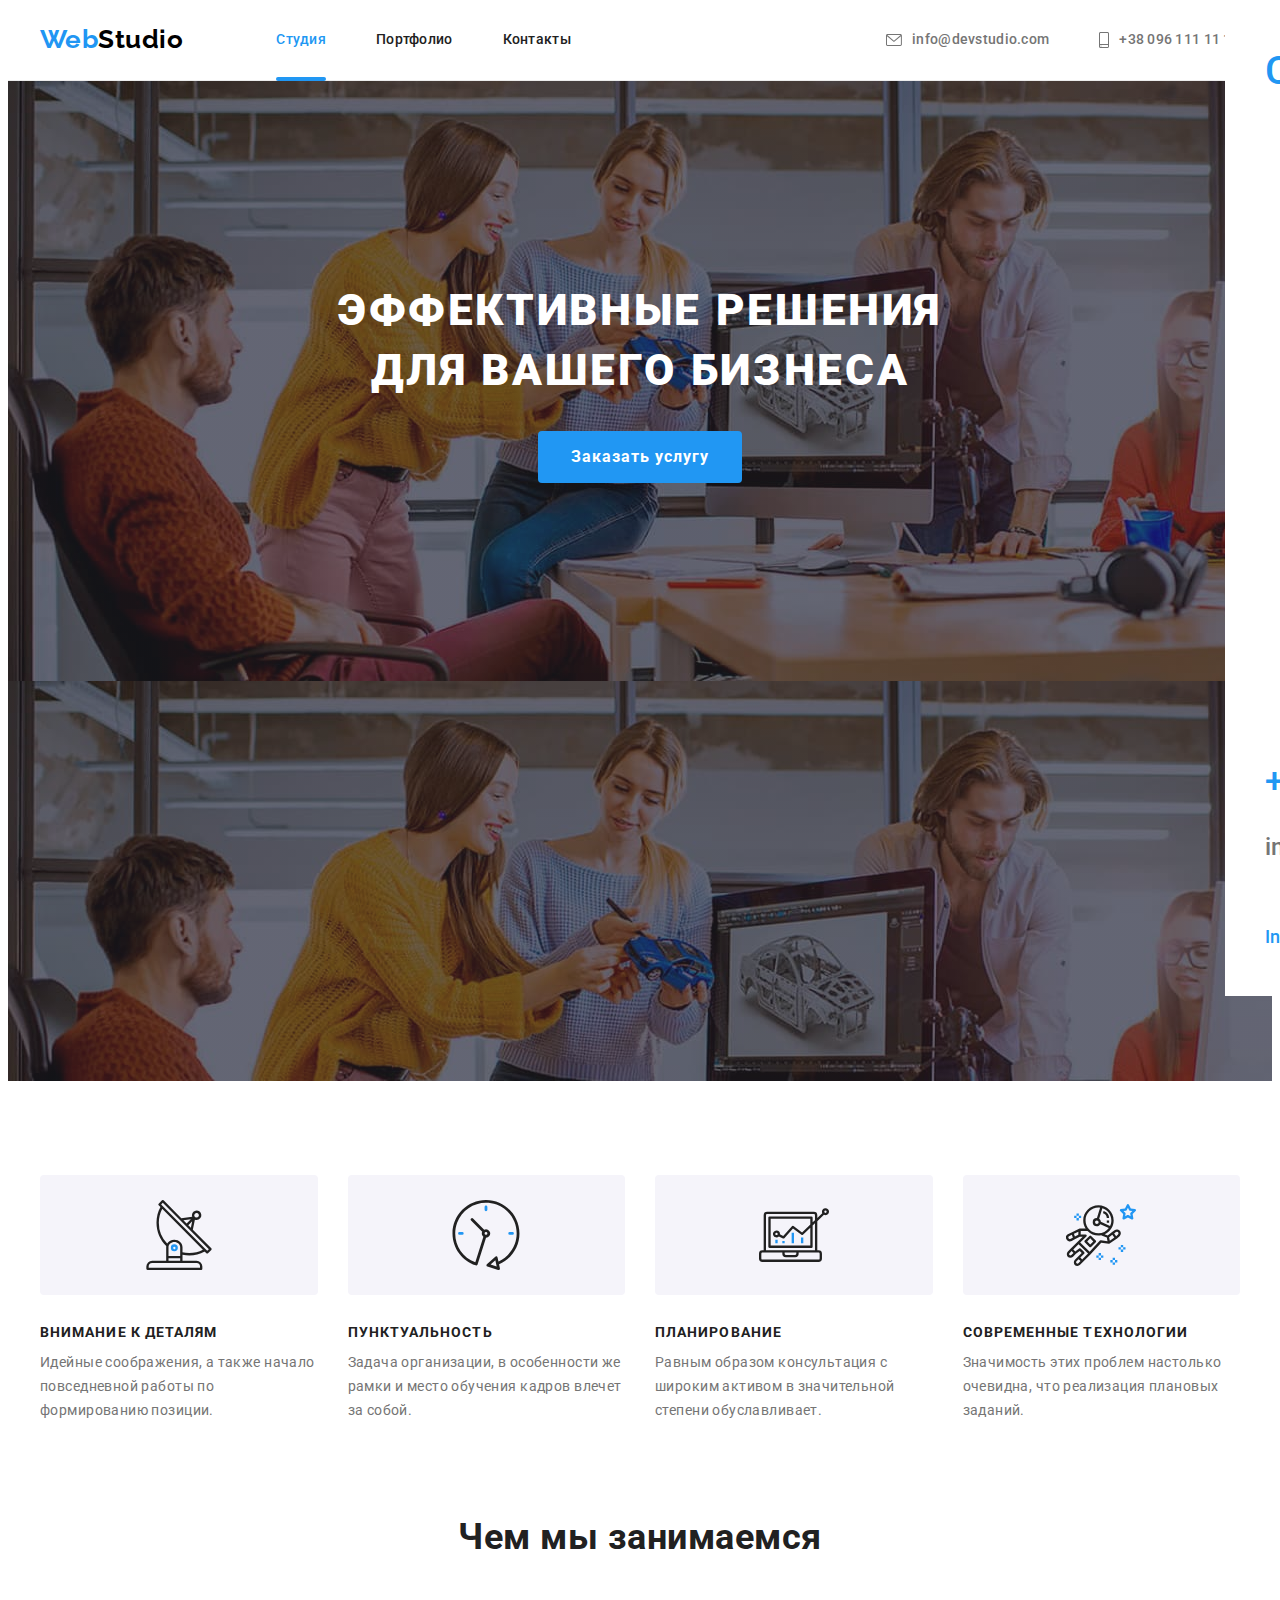
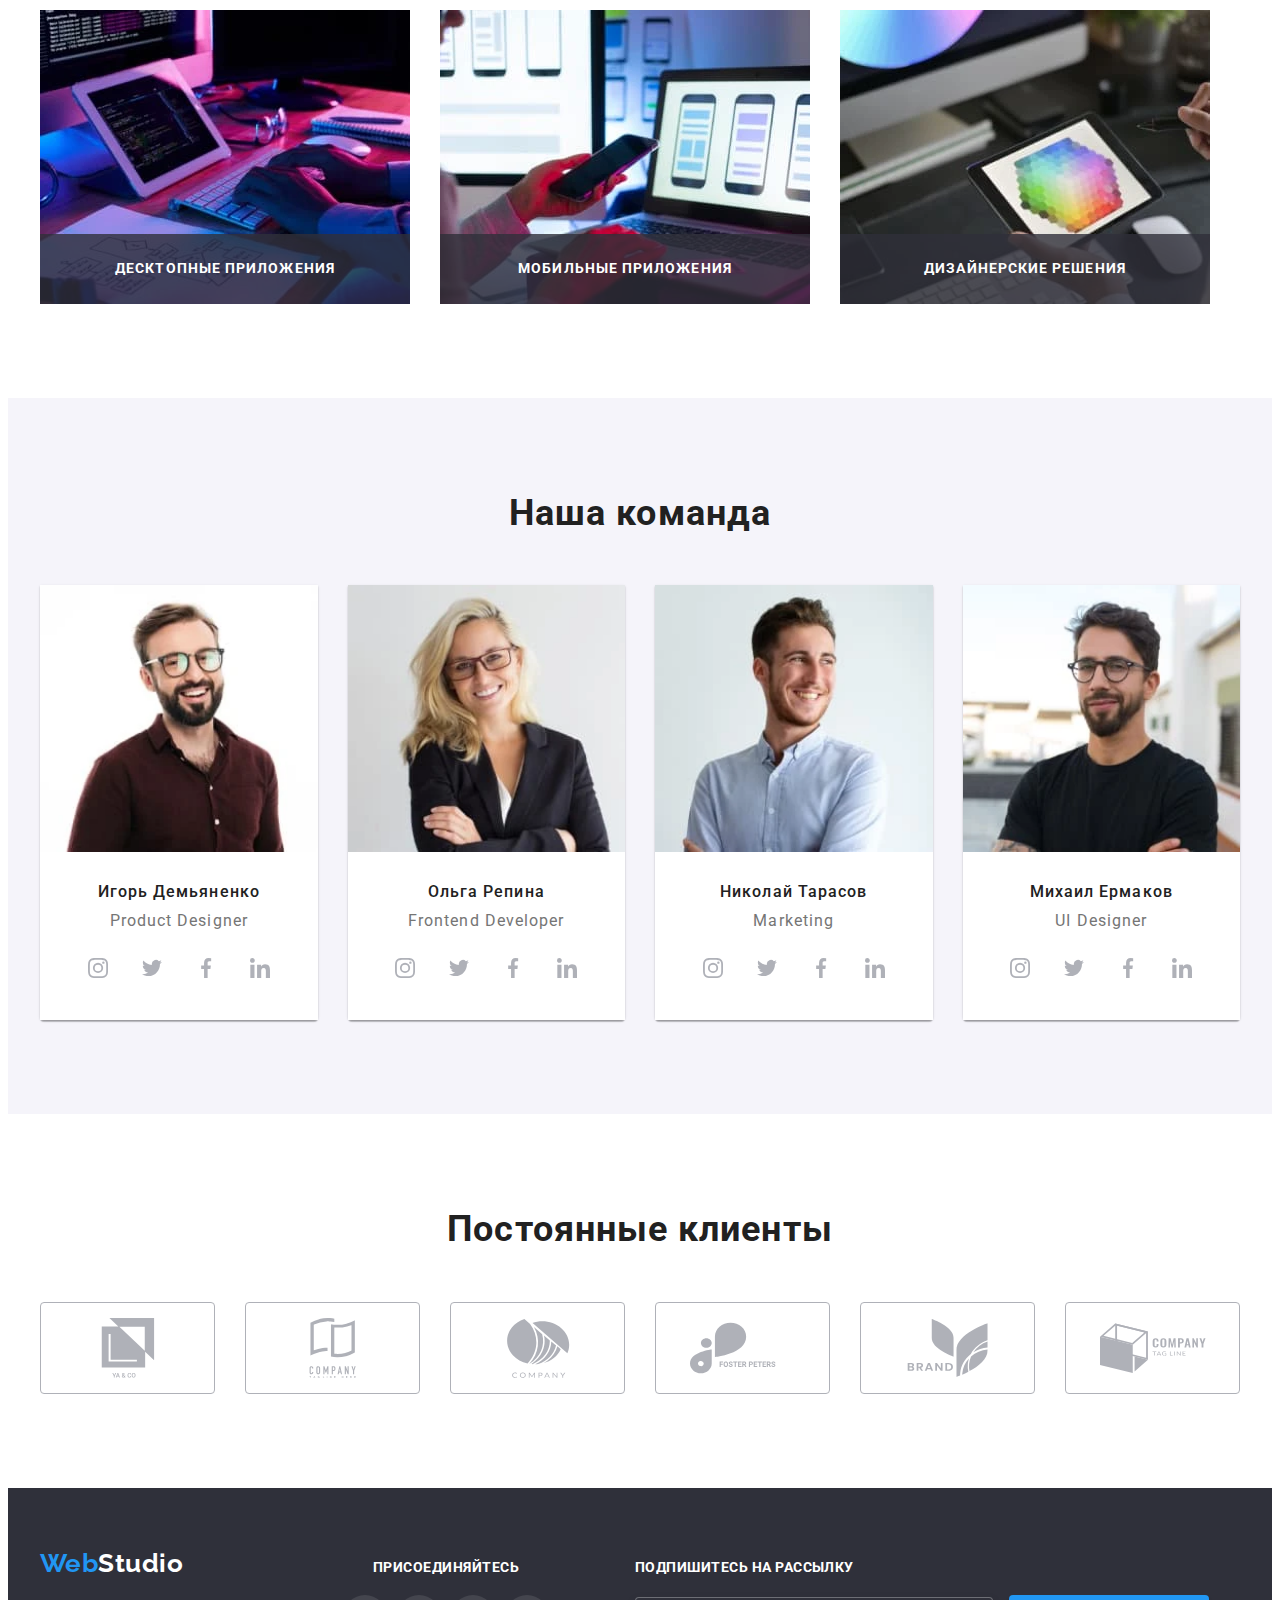
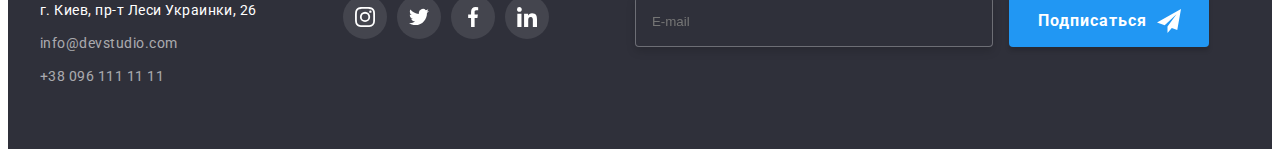
<file: index.html>
<!DOCTYPE html>
<html lang="ru">
<head>
    <meta charset="UTF-8">
    <meta http-equiv="X-UA-Compatible" content="IE=edge">
    <meta name="viewport" content="width=device-width, initial-scale=1.0">
    <title>WebStudio</title>
    <link rel="preconnect" href="https://fonts.googleapis.com">
    <link rel="preconnect" href="https://fonts.gstatic.com" crossorigin>
    <link href="https://fonts.googleapis.com/css2?family=Raleway:wght@700&family=Roboto:wght@400;500;700;900&display=swap"
        rel="stylesheet">
    <link rel="stylesheet" href="https://cdnjs.cloudflare.com/ajax/libs/modern-normalize/1.1.0/modern-normalize.min.css"
            integrity="sha512-wpPYUAdjBVSE4KJnH1VR1HeZfpl1ub8YT/NKx4PuQ5NmX2tKuGu6U/JRp5y+Y8XG2tV+wKQpNHVUX03MfMFn9Q=="
            crossorigin="anonymous" referrerpolicy="no-referrer" />
    <link rel="stylesheet" href="./css/main.min.css">
</head>
<body>
   <!--Complete header (valid)-->
    <header class="header">
        <div class="container header-container">
                <a href="./index.html" class="header__logo" lang="en"><span class="header__logo--accent">Web</span>Studio</a>
                <button class="menu__button" type="button" aria-expanded="false" aria-controls="menu__itself"
                    data-menu-button>
                    <svg class="menu__icon" aria-label="Переключатель мобильного меню">
                        <use class="menu__icon-burger" href="./images/symbol-sprite.svg#menu"></use>
                        <use class="menu__icon-close" href="./images/symbol-sprite.svg#cross"></use>
                    </svg>
                </button>
                <nav class="header-nav">
                <ul class="header-list list">
                    <li class="header-list__item"><a class="header-list__link header-list__link--active" href="./index.html">Студия</a></li>
                    <li class="header-list__item"><a class="header-list__link" href="./portfolio.html">Портфолио</a></li>
                    <li class="header-list__item"><a class="header-list__link" href="">Контакты</a></li>
                </ul>
                </nav>
                <ul class="contacts list">
                    <li class="contacts__item"><a href="mailto:info@devstudio.com" class="contacts__link contacts__link-mail"><svg
                                class="contacts__icon contacts__mail">
                                <use href="./images/symbol-sprite.svg#envelope"></use>
                            </svg>info@devstudio.com</a></li>
                    <li class="contacts__item"><a href="tel:+380961111111" class="contacts__link contacts__link-phone"><svg
                                class="contacts__icon contacts__phone">
                                <use href="./images/symbol-sprite.svg#smartphone"></use>
                            </svg>+38 096 111 11 11</a></li>
                </ul>
        </div>
    </header>
        <!-- Complete main (valid) -->
    <main>
        <!-- Section 1 -->
        <section class="hero">
            <div class="container hero__container"><h1 class="hero__title">Эффективные решения для вашего бизнеса</h1>
            <button class="hero__order hero__order--click" type="button" data-modal-open>Заказать услугу</button></div>
        </section>
        <!-- Section 2 -->
         <section class="details">
            <div class="container">
            <ul class="list details-list">
                <li class="details-list__item">
                    <div class="icon-details">
                        <svg class="icon-details__icon">
                            <use href="./images/symbol-sprite.svg#antenna"></use>
                        </svg>
                    </div>
                    <h3 class="details-list__title">Внимание к деталям</h3>
                    <p class="details-list__text">Идейные соображения, а также начало повседневной работы по формированию позиции.</p>
                </li>
                <li class="details-list__item">
                    <div class="icon-details"><svg class="icon-details__icon"><use href="./images/symbol-sprite.svg#clock"></use></svg></div>
                    <h3 class="details-list__title">Пунктуальность</h3>
                    <p class="details-list__text">Задача организации, в особенности же рамки и место обучения кадров влечет за собой.
                    </p>
                </li>
                <li class="details-list__item">
                    <div class="icon-details"><svg class="icon-details__icon">
                        <use href="./images/symbol-sprite.svg#diagram"></use>
                    </svg></div>
                    <h3 class="details-list__title">Планирование</h3>
                    <p class="details-list__text">Равным образом консультация с широким активом в значительной степени обуславливает.
                    </p>
                </li>
                <li class="details-list__item">
                    <div class="icon-details"><svg class="icon-details__icon">
                        <use href="./images/symbol-sprite.svg#astronaut"></use>
                    </svg></div>
                    <h3 class="details-list__title">Современные технологии</h3>
                    <p class="details-list__text">Значимость этих проблем настолько очевидна, что реализация плановых заданий.</p>
                </li>
            </ul></div>
        </section>
        <!-- Section 3 -->
        <section class="skills">
            <div class="container">
                <h2 class="skills__title">Чем мы занимаемся</h2>
            <ul class="list">
                <li class="skills__images"><div class="skills__input">
                    <picture>
                        <source srcset="
                        ./images/desktop/keyboard.webp    1x,
                        ./images/desktop/keyboard@2x.webp 2x"
                        type="image/webp">
                        <source srcset="
                        ./images/desktop/keyboard@2x.jpg 2x"
                        type="image/jpg">
                        <img src="./images/desktop/keyboard.jpg" alt="Клавиатура и экран"
                        width="370" height="294">
                    </picture>
                <div class="skills__description"><p class="skills__text">Десктопные приложения</p></div></div></li>
                <li class="skills__images"><div class="skills__input">
                    <picture>
                        <source srcset="
                        ./images/desktop/phone.webp    1x,
                        ./images/desktop/phone@2x.webp 2x"
                        type="image/webp">
                        <source srcset="
                        ./images/desktop/phone@2x.jpg 2x"
                        type="image/jpg">
                        <img src="./images/desktop/phone.jpg" alt="Телефон"
                        width="370" height="294">
                    </picture>
                <div class="skills__description"><p class="skills__text">Мобильные приложения</p></div></div></li>
                <li class="skills__images skills__images--nospace"><div class="skills__input">
                    <picture>
                        <source srcset="
                        ./images/desktop/tablet.webp    1x,
                        ./images/desktop/tablet@2x.webp 2x"
                        type="image/webp">
                        <source srcset="
                        ./images/desktop/tablet@2x.jpg 2x"
                        type="image/jpg">
                        <img src="./images/desktop/tablet.jpg" alt="Планшет"
                        width="370" height="294">
                    </picture>
                <div class="skills__description"><p class="skills__text">Дизайнерские решения</p></div></div></li>
            </ul></div>
        </section>
        <!-- Section 4 -->
        <section class="team">
            <div class="container">
                <h2 class="team__title">Наша команда</h2>
            <ul class="list team-list">
                <li class="team-list__item">
                    <picture>
                        <source srcset="
                        ./images/desktop/igor-desktop.webp    1x,
                        ./images/desktop/igor-desktop@2x.webp 2x"
                        media="(min-width: 1200px)"
                        type="image/webp">
                        <source srcset="
                        ./images/desktop/igor-desktop.jpg    1x,
                        ./images/desktop/igor-desktop@2x.jpg 2x"
                        media="(min-width: 1200px)"
                        type="image/jpg">

                        <source srcset="
                        ./images/tablet/igor-tablet.webp    1x,
                        ./images/tablet/igor-tablet@2x.webp 2x"
                        media="(min-width: 768px)"
                        type="image/webp">
                        <source srcset="
                        ./images/tablet/igor-tablet.jpg    1x,
                        ./images/tablet/igor-tablet@2x.jpg 2x"
                        media="(min-width: 768px)"
                        type="image/jpg">

                        <source srcset="
                        ./images/mobile/igor-mobile.webp    1x,
                        ./images/mobile/igor-mobile@2x.webp 2x"
                        media="(max-width: 767px)"
                        type="image/webp">
                        <source srcset="
                        ./images/mobile/igor-mobile@2x.jpg 2x"
                        media="(max-width: 767px)"
                        type="image/jpg">
                        <img src="./images/mobile/igor-mobile.jpg" alt="Игорь Демьяненко" width="450" height="460">
                    </picture>
                    <!-- <img
                    srcset="
                    ./images/tablet/igor-tablet.jpg 354w,
                    ./images/mobile/igor-mobile.jpg 450w,
                    ./images/desktop/igor-desktop@2x.jpg 540w,
                    ./images/tablet/igor-tablet@2x.jpg 708w,
                    ./images/mobile/igor-mobile.jpg 900w"
                    src="./images/desktop/igor-desktop.jpg" alt="Игорь Демьяненко" width="450" height="460"> -->
                <div class="team__card"><h3 class="team__name">Игорь Демьяненко</h3>
                    <p class="team__profession" lang="en">Product Designer</p>
                    <ul class="team__networks">
                    <li class="team__networks--space">
                        <a href="" class="network">
                            <svg class="network__icon">
                                <use href="./images/symbol-sprite.svg#instagram"></use>
                            </svg></a>
                    </li>
                    <li class="team__networks--space">
                        <a href="" class="network">
                            <svg class="network__icon">
                                <use href="./images/symbol-sprite.svg#twitter"></use>
                            </svg>
                        </a>
                    </li>
                    <li class="team__networks--space">
                        <a href="" class="network">
                            <svg class="network__icon">
                                <use href="./images/symbol-sprite.svg#facebook"></use>
                            </svg>
                        </a>
                    </li>
                    <li class="team__networks--space team__networks--nospace">
                        <a href="" class="network">
                            <svg class="network__icon">
                                <use href="./images/symbol-sprite.svg#linkedin"></use>
                            </svg>
                        </a>
                    </li>
                    </ul>
                </div>
                </li>
                <li class="team-list__item">
                    <picture>
                        <source srcset="
                        ./images/desktop/olga-desktop.webp    1x,
                        ./images/desktop/olga-desktop@2x.webp 2x"
                        media="(min-width: 1200px)"
                        type="image/webp">
                        <source srcset="
                        ./images/desktop/olga-desktop.jpg    1x,
                        ./images/desktop/olga-desktop@2x.jpg 2x"
                        media="(min-width: 1200px)"
                        type="image/jpg">

                        <source srcset="
                        ./images/tablet/olga-tablet.webp    1x,
                        ./images/tablet/olga-tablet@2x.webp 2x"
                        media="(min-width: 768px)"
                        type="image/webp">
                        <source srcset="
                        ./images/tablet/olga-tablet.jpg    1x,
                        ./images/tablet/olga-tablet@2x.jpg 2x"
                        media="(min-width: 768px)"
                        type="image/jpg">

                        <source srcset="
                        ./images/mobile/olga-mobile.webp    1x,
                        ./images/mobile/olga-mobile@2x.webp 2x"
                        media="(max-width: 767px)"
                        type="image/webp">
                        <source srcset="
                        ./images/mobile/olga-mobile@2x.jpg 2x"
                        media="(max-width: 767px)"
                        type="image/jpg">
                        <img src="./images/mobile/olga-mobile.jpg" alt="Ольга Репина" width="450" height="460">
                    </picture>
                    <!-- <img srcset="
                    ./images/tablet/olga-tablet.jpg 354w,
                    ./images/mobile/olga-mobile.jpg 450w,
                    ./images/desktop/olga-desktop@2x.jpg 540w,
                    ./images/tablet/olga-tablet@2x.jpg 708w,
                    ./images/mobile/olga-mobile.jpg 900w"
                    src="./images/desktop/olga-desktop.jpg" alt="Ольга Репина" width="450" height="460"> -->
                    <div class="team__card"><h3 class="team__name">Ольга Репина</h3>
                    <p class="team__profession" lang="en">Frontend Developer</p>
                <ul class="team__networks">
                    <li class="team__networks--space">
                        <a href="" class="network">
                            <svg class="network__icon">
                                <use href="./images/symbol-sprite.svg#instagram"></use>
                            </svg></a>
                    </li>
                    <li class="team__networks--space">
                        <a href="" class="network">
                            <svg class="network__icon">
                                <use href="./images/symbol-sprite.svg#twitter"></use>
                            </svg>
                        </a>
                    </li>
                    <li class="team__networks--space">
                        <a href="" class="network">
                            <svg class="network__icon">
                                <use href="./images/symbol-sprite.svg#facebook"></use>
                            </svg>
                        </a>
                    </li>
                    <li class="team__networks--space team__networks--nospace">
                        <a href="" class="network">
                            <svg class="network__icon">
                                <use href="./images/symbol-sprite.svg#linkedin"></use>
                            </svg>
                        </a>
                    </li>
                </ul></div>
                </li>
                <li class="team-list__item">
                    <picture>
                        <source srcset="
                        ./images/desktop/nikolay-desktop.webp    1x,
                        ./images/desktop/nikolay-desktop@2x.webp 2x"
                        media="(min-width: 1200px)"
                        type="image/webp">
                        <source srcset="
                        ./images/desktop/nikolay-desktop.jpg    1x,
                        ./images/desktop/nikolay-desktop@2x.jpg 2x"
                        media="(min-width: 1200px)"
                        type="image/jpg">

                        <source srcset="
                        ./images/tablet/nikolay-tablet.webp    1x,
                        ./images/tablet/nikolay-tablet@2x.webp 2x"
                        media="(min-width: 768px)"
                        type="image/webp">
                        <source srcset="
                        ./images/tablet/nikolay-tablet.jpg    1x,
                        ./images/tablet/nikolay-tablet@2x.jpg 2x"
                        media="(min-width: 768px)"
                        type="image/jpg">

                        <source srcset="
                        ./images/mobile/nikolay-mobile.webp    1x,
                        ./images/mobile/nikolay-mobile@2x.webp 2x"
                        media="(max-width: 767px)"
                        type="image/webp">
                        <source srcset="
                        ./images/mobile/nikolay-mobile@2x.jpg 2x"
                        media="(max-width: 767px)"
                        type="image/jpg">
                        <img src="./images/mobile/nikolay-mobile.jpg" alt="Николай Тарасов" width="450" height="460">
                    </picture>
                    <!-- <img srcset="
                    ./images/tablet/nikolay-tablet.jpg 354w,
                    ./images/mobile/nikolay-mobile.jpg 450w,
                    ./images/desktop/nikolay-desktop@2x.jpg 540w,
                    ./images/tablet/nikolay-tablet@2x.jpg 708w,
                    ./images/mobile/nikolay-mobile.jpg 900w"
                    src="./images/desktop/nikolay-desktop.jpg" alt="Николай Тарасов" width="450" height="460"> -->
                    <div class="team__card"><h3 class="team__name">Николай Тарасов</h3>
                    <p class="team__profession" lang="en">Marketing</p>
                <ul class="team__networks">
                    <li class="team__networks--space">
                        <a href="" class="network">
                            <svg class="network__icon">
                                <use href="./images/symbol-sprite.svg#instagram"></use>
                            </svg></a>
                    </li>
                    <li class="team__networks--space">
                        <a href="" class="network">
                            <svg class="network__icon">
                                <use href="./images/symbol-sprite.svg#twitter"></use>
                            </svg>
                        </a>
                    </li>
                    <li class="team__networks--space">
                        <a href="" class="network">
                            <svg class="network__icon">
                                <use href="./images/symbol-sprite.svg#facebook"></use>
                            </svg>
                        </a>
                    </li>
                    <li class="team__networks--space team__networks--nospace">
                        <a href="" class="network">
                            <svg class="network__icon">
                                <use href="./images/symbol-sprite.svg#linkedin"></use>
                            </svg>
                        </a>
                    </li>
                </ul></div>
                </li>
                <li class="team-list__item">
                    <picture>
                        <source srcset="
                        ./images/desktop/michael-desktop.webp    1x,
                        ./images/desktop/michael-desktop@2x.webp 2x"
                        media="(min-width: 1200px)"
                        type="image/webp">
                        <source srcset="
                        ./images/desktop/michael-desktop.jpg    1x,
                        ./images/desktop/michael-desktop@2x.jpg 2x"
                        media="(min-width: 1200px)"
                        type="image/jpg">

                        <source srcset="
                        ./images/tablet/michael-tablet.webp    1x,
                        ./images/tablet/michael-tablet@2x.webp 2x"
                        media="(min-width: 768px)"
                        type="image/webp">
                        <source srcset="
                        ./images/tablet/michael-tablet.jpg    1x,
                        ./images/tablet/michael-tablet@2x.jpg 2x"
                        media="(min-width: 768px)"
                        type="image/jpg">

                        <source srcset="
                        ./images/mobile/michael-mobile.webp    1x,
                        ./images/mobile/michael-mobile@2x.webp 2x"
                        media="(max-width: 767px)"
                        type="image/webp">
                        <source srcset="
                        ./images/mobile/michael-mobile@2x.jpg 2x"
                        media="(max-width: 767px)"
                        type="image/jpg">
                        <img src="./images/mobile/michael-mobile.jpg" alt="Михаил Ермаков" width="450" height="460">
                    </picture>
                    <!-- <img srcset="
                    ./images/tablet/michael-tablet.jpg 354w,
                    ./images/mobile/michael-mobile.jpg 450w,
                    ./images/desktop/michael-desktop@2x.jpg 540w,
                    ./images/tablet/michael-tablet@2x.jpg 708w,
                    ./images/mobile/michael-mobile.jpg 900w"
                    src="./images/desktop/michael-desktop.jpg" alt="Михаил Ермаков" width="450" height="460"> -->
                    <div class="team__card"><h3 class="team__name">Михаил Ермаков</h3>
                    <p class="team__profession" lang="en">UI Designer</p>
                <ul class="team__networks">
                    <li class="team__networks--space">
                        <a href="" class="network">
                            <svg class="network__icon">
                                <use href="./images/symbol-sprite.svg#instagram"></use>
                            </svg></a>
                    </li>
                    <li class="team__networks--space">
                        <a href="" class="network">
                            <svg class="network__icon">
                                <use href="./images/symbol-sprite.svg#twitter"></use>
                            </svg>
                        </a>
                    </li>
                    <li class="team__networks--space">
                        <a href="" class="network">
                            <svg class="network__icon">
                                <use href="./images/symbol-sprite.svg#facebook"></use>
                            </svg>
                        </a>
                    </li>
                    <li class="team__networks--space team__networks--nospace">
                        <a href="" class="network">
                            <svg class="network__icon">
                                <use href="./images/symbol-sprite.svg#linkedin"></use>
                            </svg>
                        </a>
                    </li>
                </ul></div>
                </li>
            </ul></div>
        </section>
        <!-- section 5 -->
        <section class="clients">
            <div class="container">
                <h2 class="clients__title">Постоянные клиенты</h2>
                <div class="company">
                    <div class="company__name">
                    <a href="" class="company__link">
                        <svg class="company__characteristics">
                            <use href="./images/symbol-sprite.svg#client_1"></use>
                        </svg>
                    </a>
                    </div>
                    <div class="company__name">
                        <a href="" class="company__link">
                            <svg class="company__characteristics">
                                <use href="./images/symbol-sprite.svg#client_2"></use>
                            </svg>
                        </a>
                    </div>
                    <div class="company__name">
                        <a href="" class="company__link">
                            <svg class="company__characteristics">
                                <use href="./images/symbol-sprite.svg#client_3"></use>
                            </svg>
                        </a>
                    </div>
                    <div class="company__name">
                        <a href="" class="company__link">
                            <svg class="company__characteristics">
                                <use href="./images/symbol-sprite.svg#client_4"></use>
                            </svg>
                        </a>
                    </div>
                    <div class="company__name">
                        <a href="" class="company__link">
                            <svg class="company__characteristics">
                                <use href="./images/symbol-sprite.svg#client_5"></use>
                            </svg>
                        </a>
                    </div>
                    <div class="company__name">
                        <a href="" class="company__link">
                            <svg class="company__characteristics">
                                <use href="./images/symbol-sprite.svg#client_6"></use>
                            </svg>
                        </a>
                    </div>
                </div>
            </div>
        </section>
    </main>
    <!-- Complete footer (valid) -->
    <footer class="footer">
        <div class="container footer__container">
            <div class="footer-tablet__flex">
                <div class="footer__reach"><a href="" class="footer__logo footer__logo--external" lang="en"><span
                            class="footer__logo--accent">Web</span>Studio</a>
                    <address class="footer__address"><a href="https://goo.gl/maps/P59u9W5bj68FYUrY8" target="_blank"
                            rel="noopener noreferrer" class="footer__map">г. Киев, пр-т Леси Украинки, 26</a></address>
                    <ul class="footer-list">
                        <li class="footer-list__item"><a class="footer-list__connect"
                                href="mailto:info@devstudio.com">info@devstudio.com</a></li>
                        <li class="footer-list__item"><a class="footer-list__connect" href="tel:+380961111111">+38 096 111 11 11</a>
                        </li>
                    </ul>
                    </address>
                </div>
                
                <div class="join">
                    <strong class="join__title">присоединяйтесь</strong>
                    <ul class="join__networks">
                        <li class="join__networks--space">
                            <a href="" class="network__link">
                                <svg class="network__icon">
                                    <use href="./images/symbol-sprite.svg#instagram"></use>
                                </svg></a>
                        </li>
                        <li class="join__networks--space">
                            <a href="" class="network__link">
                                <svg class="network__icon">
                                    <use href="./images/symbol-sprite.svg#twitter"></use>
                                </svg>
                            </a>
                        </li>
                        <li class="join__networks--space">
                            <a href="" class="network__link">
                                <svg class="network__icon">
                                    <use href="./images/symbol-sprite.svg#facebook"></use>
                                </svg>
                            </a>
                        </li>
                        <li class="join__networks--space join__networks--nospace">
                            <a href="" class="network__link">
                                <svg class="network__icon">
                                    <use href="./images/symbol-sprite.svg#linkedin"></use>
                                </svg>
                            </a>
                        </li>
                    </ul>
                </div>
            </div>
        <form action="" class="footer-form">
            <strong class="footer-form__title">Подпишитесь на рассылку</strong>
            <div class="footer-form__line">
                <input class="footer-form__input" type="email" placeholder="E-mail" name="email" required>
                <button class="footer-form__submit footer-form__submit--click" type="submit">Подписаться</button>
            </div>
        </form>
        </div>
    </footer>
    <div class="overlay is-hidden" data-modal >
        <div class="modal">
            <button class="modal__close-button modal__close-button--click" type="button" data-modal-close>
                <svg class="modal__close-icon">
                    <use href="./images/close-btn.svg#close-btn"></use>
                </svg>
            </button>
            <div class="modal-window"><h3 class="modal-window__title">Оставьте свои данные, мы вам перезвоним</h3>
                <form action="" class="modal-window__form">

                <label class="modal-window__form-name" for="name">Имя</label>
                <div class="modal-window__form-field"><input class="modal-window__input-field" type="text" name="name" id="name" required>
                <svg class="icon-name modal-window__icon">
                    <use href="./images/symbol-sprite.svg#name"></use>
                </svg></div>

                <label class="modal-window__form-name" for="tel">Телефон</label>
                <div class="modal-window__form-field"><input class="modal-window__input-field" type="tel" name="tel" id="tel" required>
                <svg class="icon-phone modal-window__icon">
                    <use href="./images/symbol-sprite.svg#phone"></use>
                </svg></div>

                <label class="modal-window__form-name" for="email">Почта</label>
                <div class="modal-window__form-field"><input class="modal-window__input-field" type="email" name="email" id="email">
                <svg class="icon-mail modal-window__icon">
                    <use href="./images/symbol-sprite.svg#mail"></use>
                </svg></div>

                <label class="modal-window__form-name" for="comment">Комментарий</label>
                <textarea name="comment" id="comment" rows="10" class="modal-window__form-comment" placeholder="Введите текст"></textarea>

                <label class="modal-window__contract"><input class="modal-window__checkbox" type="checkbox" name="contract" id="contract" required>
                <span class="modal-window__checkbox-icon"></span>
                <p class="modal-window__contract-text">Соглашаюсь с рассылкой и принимаю <a href="" class="modal-window__contract-link">Условия договора</a></p></label>
                <button class="modal-window__submit modal-window__submit--click" type="submit">Отправить</button>
            </form>
        </div>
        </div>
    </div>
    <div class="menu__itself is-open" id="menu__itself" data-menu>
        <nav class="menu-nav">
            <ul class="menu-list list">
                <li class="menu-list__item"><a class="menu-list__link menu-list__link--active"
                        href="./index.html">Студия</a></li>
                <li class="menu-list__item"><a class="menu-list__link" href="./portfolio.html">Портфолио</a></li>
                <li class="menu-list__item"><a class="menu-list__link" href="">Контакты</a></li>
            </ul>
        </nav>
        <div class="contacts-networks__block">
            <ul class="menu-contacts list">
                <li class="menu-contacts__item"><a href="tel:+380961111111"
                        class="menu-contacts__link menu-contacts__link--color">+38 096 111 11 11</a></li>
                <li class="menu-contacts__item"><a href="mailto:info@devstudio.com"
                        class="menu-contacts__link">info@devstudio.com</a></li>
            </ul>
            <ul class="menu-networks">
                <li class="menu-networks__item"><a class="menu-networks__link" href="">Instagram</a></li>
                <li class="menu-networks__item"><a class="menu-networks__link" href="">Twitter</a></li>
                <li class="menu-networks__item"><a class="menu-networks__link" href="">Facebook</a></li>
                <li class="menu-networks__item"><a class="menu-networks__link" href="">LinkedIn</a></li>
            </ul>
        </div>
    </div>
<script src="./js/modal.js"></script>
<script src="./js/menu.js"></script>
</body>
</html>
</file>
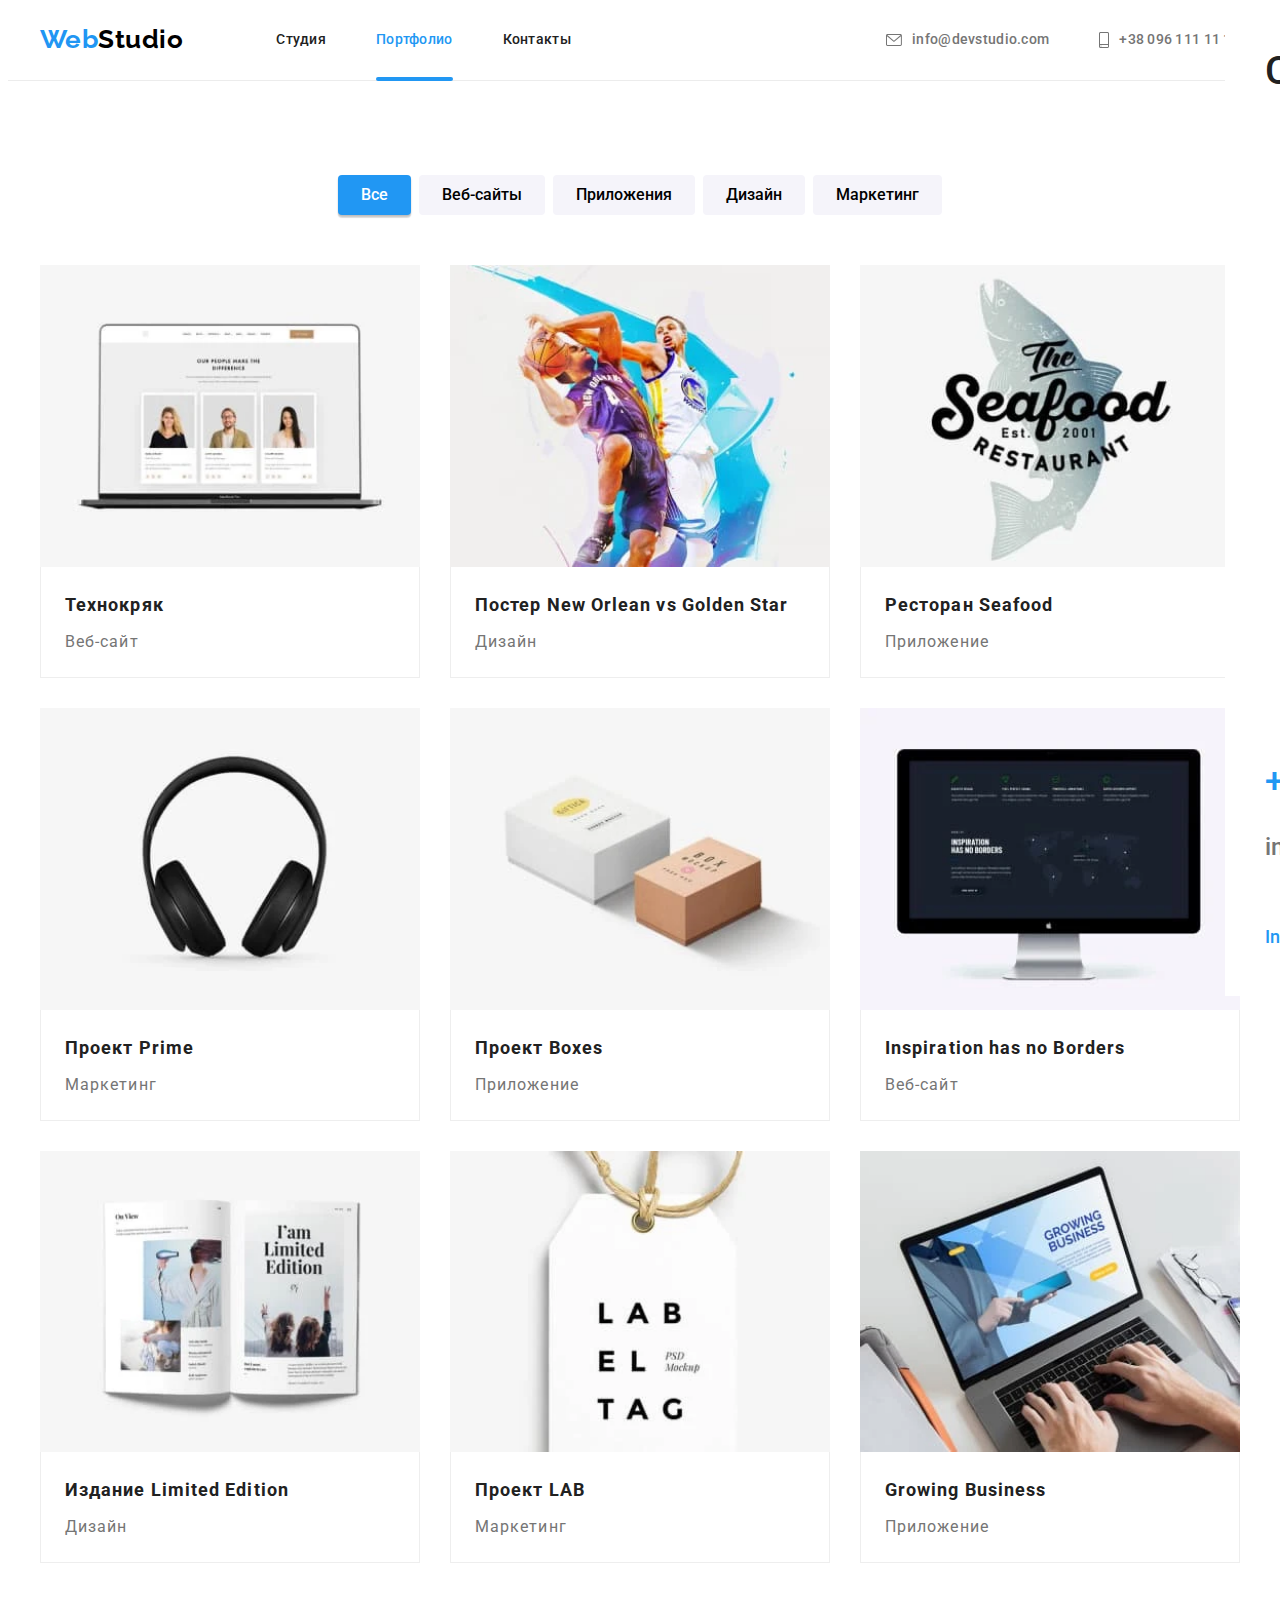
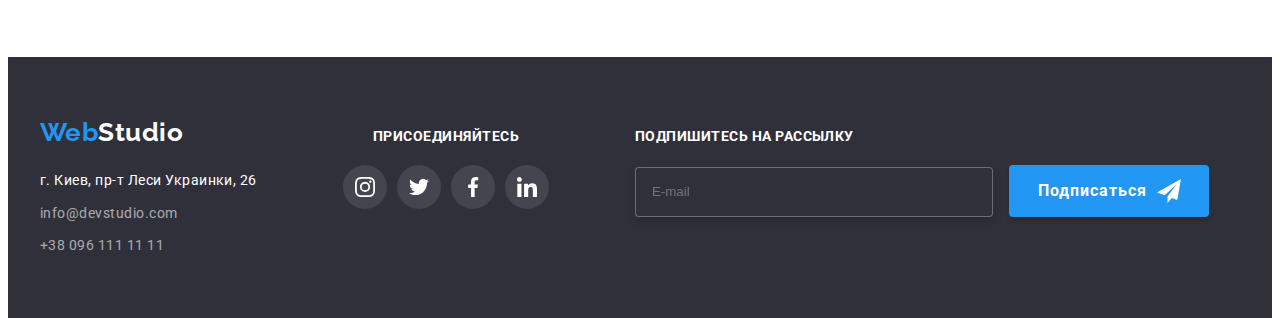
<file: portfolio.html>
<!DOCTYPE html>
<html lang="ru">
<head>
    <meta charset="UTF-8">
    <meta http-equiv="X-UA-Compatible" content="IE=edge">
    <meta name="viewport" content="width=device-width, initial-scale=1.0">
    <title>Portfolio</title>
    <link rel="preconnect" href="https://fonts.googleapis.com">
    <link rel="preconnect" href="https://fonts.gstatic.com" crossorigin>
    <link href="https://fonts.googleapis.com/css2?family=Raleway:wght@700&family=Roboto:wght@400;500;700;900&display=swap"
        rel="stylesheet">
    <link rel="stylesheet" href="https://cdnjs.cloudflare.com/ajax/libs/modern-normalize/1.1.0/modern-normalize.min.css"
        integrity="sha512-wpPYUAdjBVSE4KJnH1VR1HeZfpl1ub8YT/NKx4PuQ5NmX2tKuGu6U/JRp5y+Y8XG2tV+wKQpNHVUX03MfMFn9Q=="
        crossorigin="anonymous" referrerpolicy="no-referrer" />
    <link rel="stylesheet" href="./css/main.min.css">
</head>
<body>
    <header class="header">
        <div class="container header-container">
            <a href="./index.html" class="header__logo" lang="en"><span class="header__logo--accent">Web</span>Studio</a>
            <button class="menu__button" type="button" aria-expanded="false" aria-controls="menu__itself" data-menu-button>
                <svg class="menu__icon" aria-label="Переключатель мобильного меню">
                    <use class="menu__icon-burger" href="./images/symbol-sprite.svg#menu"></use>
                    <use class="menu__icon-close" href="./images/symbol-sprite.svg#cross"></use>
                </svg>
            </button>
            <nav class="header-nav">
                <ul class="header-list list">
                    <li class="header-list__item"><a class="header-list__link" href="./index.html">Студия</a></li>
                    <li class="header-list__item"><a class="header-list__link header-list__link--active" href="./portfolio.html">Портфолио</a></li>
                    <li class="header-list__item"><a class="header-list__link" href="">Контакты</a></li>
                </ul>
            </nav>
            <ul class="contacts list">
                <li class="contacts__item"><a href="mailto:info@devstudio.com" class="contacts__link contacts__link-mail"><svg
                            class="contacts__icon contacts__mail">
                            <use href="./images/symbol-sprite.svg#envelope"></use>
                        </svg>info@devstudio.com</a></li>
                <li class="contacts__item"><a href="tel:+380961111111" class="contacts__link contacts__link-phone"><svg
                            class="contacts__icon contacts__phone">
                            <use href="./images/symbol-sprite.svg#smartphone"></use>
                        </svg>+38 096 111 11 11</a></li>
            </ul>
        </div>
    </header>
    <main> 
        <section class="portfolio">
<div class="container"><h2 class="hidden portfolio__title--hidden">Portfolio</h2>
    <ul class="list portfolio-buttons-list__portfolio">
    <li class="portfolio-buttons-list__item"><button type="button" class="portfolio-buttons-list__content portfolio-buttons-list__content--active">Все</button></li>
    <li class="portfolio-buttons-list__item"><button type="button" class="portfolio-buttons-list__content">Веб-сайты</button></li>
    <li class="portfolio-buttons-list__item"><button type="button" class="portfolio-buttons-list__content">Приложения</button></li>
    <li class="portfolio-buttons-list__item"><button type="button" class="portfolio-buttons-list__content">Дизайн</button></li>
    <li class="portfolio-buttons-list__item"><button type="button" class="portfolio-buttons-list__content">Маркетинг</button></li>
    </ul>
<ul class="list portfolio-cards">
    <li class="portfolio-cards__element"><a class="portfolio-cards__link" href=""><div class="portfolio-cards__image">
        <picture>
            <source srcset="
            ./images/portfolio/desktop/portfolio-desktop_img1.webp    1x,
            ./images/portfolio/desktop/portfolio-desktop_img1@2x.webp 2x"
            media="(min-width: 1200px)"
            type="image/webp">
            <source srcset="
            ./images/portfolio/desktop/portfolio-desktop_img1.jpg    1x,
            ./images/portfolio/desktop/portfolio-desktop_img1@2x.jpg 2x"
            media="(min-width: 1200px)"
            type="image/jpg">

            <source srcset="
            ./images/portfolio/tablet/portfolio-tablet_img1.webp    1x,
            ./images/portfolio/tablet/portfolio-tablet_img1@2x.webp 2x"
            media="(min-width: 768px)"
            type="image/webp">
            <source srcset="
            ./images/portfolio/tablet/portfolio-tablet_img1.jpg    1x,
            ./images/portfolio/tablet/portfolio-tablet_img1@2x.jpg 2x"
            media="(min-width: 768px)"
            type="image/jpg">

            <source srcset="
            ./images/portfolio/mobile/portfolio-mobile_img1.webp    1x,
            ./images/portfolio/mobile/portfolio-mobile_img1@2x.webp 2x"
            media="(max-width: 767px)"
            type="image/webp">
            <source srcset="
            ./images/portfolio/mobile/portfolio-mobile_img1.jpg    1x,
            ./images/portfolio/mobile/portfolio-mobile_img1@2x.jpg 2x"
            media="(max-width: 767px)"
            type="image/jpg">
            <img src="./images/portfolio/mobile/portfolio-mobile_img1.jpg" alt="Технокряк" width="450" height="294">
        </picture>
        <p class="portfolio-cards__flowing-text">Ресурс предлагает комплексные предложения с разным уровнем функционала и сервисов. Все это
        позволит посетителю получить
        исчерпывающие сведения о компании или частном лице.</p></div>
        <div class="portfolio-block">
            <h3 class="portfolio-block__title">Технокряк</h3>
            <p class="portfolio-block__description">Веб-сайт</p>
        </div>
    </a></li>
    <li class="portfolio-cards__element"><a class="portfolio-cards__link" href=""><div class="portfolio-cards__image">
        <picture>
            <source srcset="
            ./images/portfolio/desktop/portfolio-desktop_img2.webp    1x,
            ./images/portfolio/desktop/portfolio-desktop_img2@2x.webp 2x"
            media="(min-width: 1200px)"
            type="image/webp">
            <source srcset="
            ./images/portfolio/desktop/portfolio-desktop_img2.jpg    1x,
            ./images/portfolio/desktop/portfolio-desktop_img2@2x.jpg 2x"
            media="(min-width: 1200px)"
            type="image/jpg">

            <source srcset="
            ./images/portfolio/tablet/portfolio-tablet_img2.webp    1x,
            ./images/portfolio/tablet/portfolio-tablet_img2@2x.webp 2x"
            media="(min-width: 768px)"
            type="image/webp">
            <source srcset="
            ./images/portfolio/tablet/portfolio-tablet_img2.jpg    1x,
            ./images/portfolio/tablet/portfolio-tablet_img2@2x.jpg 2x"
            media="(min-width: 768px)"
            type="image/jpg">

            <source srcset="
            ./images/portfolio/mobile/portfolio-mobile_img2.webp    1x,
            ./images/portfolio/mobile/portfolio-mobile_img2@2x.webp 2x"
            media="(max-width: 767px)"
            type="image/webp">
            <source srcset="
            ./images/portfolio/mobile/portfolio-mobile_img2.jpg    1x,
            ./images/portfolio/mobile/portfolio-mobile_img2@2x.jpg 2x"
            media="(max-width: 767px)"
            type="image/jpg">
            <img src="./images/portfolio/mobile/portfolio-mobile_img2.jpg" alt="Технокряк" width="450" height="294">
        </picture>
        <p class="portfolio-cards__flowing-text">Ресурс предлагает комплексные предложения с разным уровнем функционала и сервисов. Все это
        позволит посетителю получить
        исчерпывающие сведения о компании или частном лице.</p></div>
        <div class="portfolio-block">
            <h3 class="portfolio-block__title">Постер New Orlean vs Golden Star</h3>
            <p class="portfolio-block__description">Дизайн</p>
        </div>
    </a></li>
    <li class="portfolio-cards__element"><a class="portfolio-cards__link" href=""><div class="portfolio-cards__image">
        <picture>
            <source srcset="
            ./images/portfolio/desktop/portfolio-desktop_img3.webp    1x,
            ./images/portfolio/desktop/portfolio-desktop_img3@2x.webp 2x"
            media="(min-width: 1200px)"
            type="image/webp">
            <source srcset="
            ./images/portfolio/desktop/portfolio-desktop_img3.jpg    1x,
            ./images/portfolio/desktop/portfolio-desktop_img3@2x.jpg 2x"
            media="(min-width: 1200px)"
            type="image/jpg">

            <source srcset="
            ./images/portfolio/tablet/portfolio-tablet_img3.webp    1x,
            ./images/portfolio/tablet/portfolio-tablet_img3@2x.webp 2x"
            media="(min-width: 768px)"
            type="image/webp">
            <source srcset="
            ./images/portfolio/tablet/portfolio-tablet_img3.jpg    1x,
            ./images/portfolio/tablet/portfolio-tablet_img3@2x.jpg 2x"
            media="(min-width: 768px)"
            type="image/jpg">

            <source srcset="
            ./images/portfolio/mobile/portfolio-mobile_img3.webp    1x,
            ./images/portfolio/mobile/portfolio-mobile_img3@2x.webp 2x"
            media="(max-width: 767px)"
            type="image/webp">
            <source srcset="
            ./images/portfolio/mobile/portfolio-mobile_img3.jpg    1x,
            ./images/portfolio/mobile/portfolio-mobile_img3@2x.jpg 2x"
            media="(max-width: 767px)"
            type="image/jpg">
            <img src="./images/portfolio/mobile/portfolio-mobile_img3.jpg" alt="Технокряк" width="450" height="294">
        </picture>
        <p class="portfolio-cards__flowing-text">Ресурс предлагает комплексные предложения с разным уровнем функционала и сервисов. Все это
        позволит посетителю получить
        исчерпывающие сведения о компании или частном лице.</p></div>
        <div class="portfolio-block">
            <h3 class="portfolio-block__title">Ресторан Seafood</h3>
            <p class="portfolio-block__description">Приложение</p>
        </div>
    </a></li>
    <li class="portfolio-cards__element"><a class="portfolio-cards__link" href=""><div class="portfolio-cards__image">
        <picture>
            <source srcset="
            ./images/portfolio/desktop/portfolio-desktop_img4.webp    1x,
            ./images/portfolio/desktop/portfolio-desktop_img4@2x.webp 2x"
            media="(min-width: 1200px)"
            type="image/webp">
            <source srcset="
            ./images/portfolio/desktop/portfolio-desktop_img4.jpg    1x,
            ./images/portfolio/desktop/portfolio-desktop_img4@2x.jpg 2x"
            media="(min-width: 1200px)"
            type="image/jpg">

            <source srcset="
            ./images/portfolio/tablet/portfolio-tablet_img4.webp    1x,
            ./images/portfolio/tablet/portfolio-tablet_img4@2x.webp 2x"
            media="(min-width: 768px)"
            type="image/webp">
            <source srcset="
            ./images/portfolio/tablet/portfolio-tablet_img4.jpg    1x,
            ./images/portfolio/tablet/portfolio-tablet_img4@2x.jpg 2x"
            media="(min-width: 768px)"
            type="image/jpg">

            <source srcset="
            ./images/portfolio/mobile/portfolio-mobile_img4.webp    1x,
            ./images/portfolio/mobile/portfolio-mobile_img4@2x.webp 2x"
            media="(max-width: 767px)"
            type="image/webp">
            <source srcset="
            ./images/portfolio/mobile/portfolio-mobile_img4.jpg    1x,
            ./images/portfolio/mobile/portfolio-mobile_img4@2x.jpg 2x"
            media="(max-width: 767px)"
            type="image/jpg">
            <img src="./images/portfolio/mobile/portfolio-mobile_img4.jpg" alt="Технокряк" width="450" height="294">
        </picture>
        <p class="portfolio-cards__flowing-text">Ресурс предлагает комплексные предложения с разным уровнем функционала и сервисов. Все это
            позволит посетителю получить
            исчерпывающие сведения о компании или частном лице.</p>
    </div>
        <div class="portfolio-block">
            <h3 class="portfolio-block__title">Проект Prime</h3>
            <p class="portfolio-block__description">Маркетинг</p>
        </div>
    </a></li>
    <li class="portfolio-cards__element"><a class="portfolio-cards__link" href=""><div class="portfolio-cards__image">
        <picture>
            <source srcset="
            ./images/portfolio/desktop/portfolio-desktop_img5.webp    1x,
            ./images/portfolio/desktop/portfolio-desktop_img5@2x.webp 2x"
            media="(min-width: 1200px)"
            type="image/webp">
            <source srcset="
            ./images/portfolio/desktop/portfolio-desktop_img5.jpg    1x,
            ./images/portfolio/desktop/portfolio-desktop_img5@2x.jpg 2x"
            media="(min-width: 1200px)"
            type="image/jpg">

            <source srcset="
            ./images/portfolio/tablet/portfolio-tablet_img5.webp    1x,
            ./images/portfolio/tablet/portfolio-tablet_img5@2x.webp 2x"
            media="(min-width: 768px)"
            type="image/webp">
            <source srcset="
            ./images/portfolio/tablet/portfolio-tablet_img5.jpg    1x,
            ./images/portfolio/tablet/portfolio-tablet_img5@2x.jpg 2x"
            media="(min-width: 768px)"
            type="image/jpg">

            <source srcset="
            ./images/portfolio/mobile/portfolio-mobile_img5.webp    1x,
            ./images/portfolio/mobile/portfolio-mobile_img5@2x.webp 2x"
            media="(max-width: 767px)"
            type="image/webp">
            <source srcset="
            ./images/portfolio/mobile/portfolio-mobile_img5.jpg    1x,
            ./images/portfolio/mobile/portfolio-mobile_img5@2x.jpg 2x"
            media="(max-width: 767px)"
            type="image/jpg">
            <img src="./images/portfolio/mobile/portfolio-mobile_img5.jpg" alt="Технокряк" width="450" height="294">
        </picture>
        <p class="portfolio-cards__flowing-text">Ресурс предлагает комплексные предложения с разным уровнем функционала и сервисов. Все это
            позволит посетителю получить
            исчерпывающие сведения о компании или частном лице.</p>
    </div>
        <div class="portfolio-block">
            <h3 class="portfolio-block__title">Проект Boxes</h3>
            <p class="portfolio-block__description">Приложение</p>
        </div>
    </a></li>
    <li class="portfolio-cards__element"><a class="portfolio-cards__link" href=""><div class="portfolio-cards__image">
        <picture>
            <source srcset="
            ./images/portfolio/desktop/portfolio-desktop_img6.webp    1x,
            ./images/portfolio/desktop/portfolio-desktop_img6@2x.webp 2x"
            media="(min-width: 1200px)"
            type="image/webp">
            <source srcset="
            ./images/portfolio/desktop/portfolio-desktop_img6.jpg    1x,
            ./images/portfolio/desktop/portfolio-desktop_img6@2x.jpg 2x"
            media="(min-width: 1200px)"
            type="image/jpg">

            <source srcset="
            ./images/portfolio/tablet/portfolio-tablet_img6.webp    1x,
            ./images/portfolio/tablet/portfolio-tablet_img6@2x.webp 2x"
            media="(min-width: 768px)"
            type="image/webp">
            <source srcset="
            ./images/portfolio/tablet/portfolio-tablet_img6.jpg    1x,
            ./images/portfolio/tablet/portfolio-tablet_img6@2x.jpg 2x"
            media="(min-width: 768px)"
            type="image/jpg">

            <source srcset="
            ./images/portfolio/mobile/portfolio-mobile_img6.webp    1x,
            ./images/portfolio/mobile/portfolio-mobile_img6@2x.webp 2x"
            media="(max-width: 767px)"
            type="image/webp">
            <source srcset="
            ./images/portfolio/mobile/portfolio-mobile_img6.jpg    1x,
            ./images/portfolio/mobile/portfolio-mobile_img6@2x.jpg 2x"
            media="(max-width: 767px)"
            type="image/jpg">
            <img src="./images/portfolio/mobile/portfolio-mobile_img6.jpg" alt="Технокряк" width="450" height="294">
        </picture>
        <p class="portfolio-cards__flowing-text">Ресурс предлагает комплексные предложения с разным уровнем функционала и сервисов. Все это
            позволит посетителю получить
            исчерпывающие сведения о компании или частном лице.</p>
    </div>
        <div class="portfolio-block">
            <h3 class="portfolio-block__title">Inspiration has no Borders</h3>
            <p class="portfolio-block__description">Веб-сайт</p>
        </div>
    </a></li>
    <li class="portfolio-cards__element"><a class="portfolio-cards__link" href=""><div class="portfolio-cards__image">
        <picture>
            <source srcset="
            ./images/portfolio/desktop/portfolio-desktop_img7.webp    1x,
            ./images/portfolio/desktop/portfolio-desktop_img7@2x.webp 2x"
            media="(min-width: 1200px)"
            type="image/webp">
            <source srcset="
            ./images/portfolio/desktop/portfolio-desktop_img7.jpg    1x,
            ./images/portfolio/desktop/portfolio-desktop_img7@2x.jpg 2x"
            media="(min-width: 1200px)"
            type="image/jpg">

            <source srcset="
            ./images/portfolio/tablet/portfolio-tablet_img7.webp    1x,
            ./images/portfolio/tablet/portfolio-tablet_img7@2x.webp 2x"
            media="(min-width: 768px)"
            type="image/webp">
            <source srcset="
            ./images/portfolio/tablet/portfolio-tablet_img7.jpg    1x,
            ./images/portfolio/tablet/portfolio-tablet_img7@2x.jpg 2x"
            media="(min-width: 768px)"
            type="image/jpg">

            <source srcset="
            ./images/portfolio/mobile/portfolio-mobile_img7.webp    1x,
            ./images/portfolio/mobile/portfolio-mobile_img7@2x.webp 2x"
            media="(max-width: 767px)"
            type="image/webp">
            <source srcset="
            ./images/portfolio/mobile/portfolio-mobile_img7.jpg    1x,
            ./images/portfolio/mobile/portfolio-mobile_img7@2x.jpg 2x"
            media="(max-width: 767px)"
            type="image/jpg">
            <img src="./images/portfolio/mobile/portfolio-mobile_img7.jpg" alt="Технокряк" width="450" height="294">
        </picture>
        <p class="portfolio-cards__flowing-text">Ресурс предлагает комплексные предложения с разным уровнем функционала и сервисов. Все это
            позволит посетителю получить
            исчерпывающие сведения о компании или частном лице.</p>
    </div>
        <div class="portfolio-block">
            <h3 class="portfolio-block__title">Издание Limited Edition</h3>
            <p class="portfolio-block__description">Дизайн</p>
        </div>
    </a></li>
    <li class="portfolio-cards__element"><a class="portfolio-cards__link" href=""><div class="portfolio-cards__image">
        <picture>
            <source srcset="
            ./images/portfolio/desktop/portfolio-desktop_img8.webp    1x,
            ./images/portfolio/desktop/portfolio-desktop_img8@2x.webp 2x"
            media="(min-width: 1200px)"
            type="image/webp">
            <source srcset="
            ./images/portfolio/desktop/portfolio-desktop_img8.jpg    1x,
            ./images/portfolio/desktop/portfolio-desktop_img8@2x.jpg 2x"
            media="(min-width: 1200px)"
            type="image/jpg">

            <source srcset="
            ./images/portfolio/tablet/portfolio-tablet_img8.webp    1x,
            ./images/portfolio/tablet/portfolio-tablet_img8@2x.webp 2x"
            media="(min-width: 768px)"
            type="image/webp">
            <source srcset="
            ./images/portfolio/tablet/portfolio-tablet_img8.jpg    1x,
            ./images/portfolio/tablet/portfolio-tablet_img8@2x.jpg 2x"
            media="(min-width: 768px)"
            type="image/jpg">

            <source srcset="
            ./images/portfolio/mobile/portfolio-mobile_img8.webp    1x,
            ./images/portfolio/mobile/portfolio-mobile_img8@2x.webp 2x"
            media="(max-width: 767px)"
            type="image/webp">
            <source srcset="
            ./images/portfolio/mobile/portfolio-mobile_img8.jpg    1x,
            ./images/portfolio/mobile/portfolio-mobile_img8@2x.jpg 2x"
            media="(max-width: 767px)"
            type="image/jpg">
            <img src="./images/portfolio/mobile/portfolio-mobile_img8.jpg" alt="Технокряк" width="450" height="294">
        </picture>
        <p class="portfolio-cards__flowing-text">Ресурс предлагает комплексные предложения с разным уровнем функционала и сервисов. Все это
            позволит посетителю получить
            исчерпывающие сведения о компании или частном лице.</p>
    </div>
        <div class="portfolio-block">
            <h3 class="portfolio-block__title">Проект LAB</h3>
            <p class="portfolio-block__description">Маркетинг</p>
        </div>
    </a></li>
    <li class="portfolio-cards__element"><a class="portfolio-cards__link" href=""><div class="portfolio-cards__image">
        <picture>
            <source srcset="
            ./images/portfolio/desktop/portfolio-desktop_img9.webp    1x,
            ./images/portfolio/desktop/portfolio-desktop_img9@2x.webp 2x"
            media="(min-width: 1200px)"
            type="image/webp">
            <source srcset="
            ./images/portfolio/desktop/portfolio-desktop_img9.jpg    1x,
            ./images/portfolio/desktop/portfolio-desktop_img9@2x.jpg 2x"
            media="(min-width: 1200px)"
            type="image/jpg">

            <source srcset="
            ./images/portfolio/tablet/portfolio-tablet_img9.webp    1x,
            ./images/portfolio/tablet/portfolio-tablet_img9@2x.webp 2x"
            media="(min-width: 768px)"
            type="image/webp">
            <source srcset="
            ./images/portfolio/tablet/portfolio-tablet_img9.jpg    1x,
            ./images/portfolio/tablet/portfolio-tablet_img9@2x.jpg 2x"
            media="(min-width: 768px)"
            type="image/jpg">

            <source srcset="
            ./images/portfolio/mobile/portfolio-mobile_img9.webp    1x,
            ./images/portfolio/mobile/portfolio-mobile_img9@2x.webp 2x"
            media="(max-width: 767px)"
            type="image/webp">
            <source srcset="
            ./images/portfolio/mobile/portfolio-mobile_img9.jpg    1x,
            ./images/portfolio/mobile/portfolio-mobile_img9@2x.jpg 2x"
            media="(max-width: 767px)"
            type="image/jpg">
            <img src="./images/portfolio/mobile/portfolio-mobile_img9.jpg" alt="Технокряк" width="450" height="294">
        </picture>
        <p class="portfolio-cards__flowing-text">Ресурс предлагает комплексные предложения с разным уровнем функционала и сервисов. Все это
            позволит посетителю получить
            исчерпывающие сведения о компании или частном лице.</p>
    </div>
        <div class="portfolio-block">
            <h3 class="portfolio-block__title">Growing Business</h3>
            <p class="portfolio-block__description">Приложение</p>
        </div>
    </a></li>
</ul></div>

        </section>
    </main>
    <footer class="footer">
        <div class="container footer__container">
            <div class="footer-tablet__flex">
                <div class="footer__reach"><a href="" class="footer__logo footer__logo--external" lang="en"><span
                            class="footer__logo--accent">Web</span>Studio</a>
                    <address class="footer__address"><a href="https://goo.gl/maps/P59u9W5bj68FYUrY8" target="_blank"
                            rel="noopener noreferrer" class="footer__map">г. Киев, пр-т Леси Украинки, 26</a></address>
                    <ul class="footer-list">
                        <li class="footer-list__item"><a class="footer-list__connect"
                                href="mailto:info@devstudio.com">info@devstudio.com</a></li>
                        <li class="footer-list__item"><a class="footer-list__connect" href="tel:+380961111111">+38 096 111
                                11 11</a>
                        </li>
                    </ul>
                    </address>
                </div>
    
                <div class="join">
                    <strong class="join__title">присоединяйтесь</strong>
                    <div class="join__networks">
                        <div class="join__networks--space">
                            <a href="" class="network__link">
                                <svg class="network__icon">
                                    <use href="./images/symbol-sprite.svg#instagram"></use>
                                </svg></a>
                        </div>
                        <div class="join__networks--space">
                            <a href="" class="network__link">
                                <svg class="network__icon">
                                    <use href="./images/symbol-sprite.svg#twitter"></use>
                                </svg>
                            </a>
                        </div>
                        <div class="join__networks--space">
                            <a href="" class="network__link">
                                <svg class="network__icon">
                                    <use href="./images/symbol-sprite.svg#facebook"></use>
                                </svg>
                            </a>
                        </div>
                        <div class="join__networks--space join__networks--nospace">
                            <a href="" class="network__link">
                                <svg class="network__icon">
                                    <use href="./images/symbol-sprite.svg#linkedin"></use>
                                </svg>
                            </a>
                        </div>
                    </div>
                </div>
            </div>
            <form action="" class="footer-form">
                <strong class="footer-form__title">Подпишитесь на рассылку</strong>
                <div class="footer-form__line">
                    <input class="footer-form__input" type="email" placeholder="E-mail" name="email" required>
                    <button class="footer-form__submit footer-form__submit--click" type="submit">Подписаться</button>
                </div>
            </form>
        </div>
    </footer>
    <div class="menu__itself is-open" id="menu__itself" data-menu>
        <nav class="menu-nav">
            <ul class="menu-list list">
                <li class="menu-list__item"><a class="menu-list__link"
                        href="./index.html">Студия</a></li>
                <li class="menu-list__item"><a class="menu-list__link menu-list__link--active" href="./portfolio.html">Портфолио</a></li>
                <li class="menu-list__item"><a class="menu-list__link" href="">Контакты</a></li>
            </ul>
        </nav>
        <div class="contacts-networks__block">
        <ul class="menu-contacts list">
            <li class="menu-contacts__item"><a href="tel:+380961111111"
                    class="menu-contacts__link menu-contacts__link--color">+38 096 111 11 11</a></li>
            <li class="menu-contacts__item"><a href="mailto:info@devstudio.com"
                    class="menu-contacts__link">info@devstudio.com</a></li>
        </ul>
        <ul class="menu-networks">
            <li class="menu-networks__item"><a class="menu-networks__link" href="">Instagram</a></li>
            <li class="menu-networks__item"><a class="menu-networks__link" href="">Twitter</a></li>
            <li class="menu-networks__item"><a class="menu-networks__link" href="">Facebook</a></li>
            <li class="menu-networks__item"><a class="menu-networks__link" href="">LinkedIn</a></li>
        </ul>
        </div>
    </div>
    <script src="./js/menu.js"></script>
</body>
</html>
</file>
<file: css/main.min.css>
body{font-family:"Roboto", sans-serif;letter-spacing:0.03em;margin-top:0;margin-bottom:0}.list{list-style:none;padding:0;margin:0;font-weight:700;font-size:18px;line-height:2;letter-spacing:0.06em;text-align:start}@media screen and (min-width: 768px){.list{display:-webkit-box;display:-ms-flexbox;display:flex}}p{font-weight:normal}ul{padding:0;margin:0}li{list-style:none}a{text-decoration:none}img{max-width:100%;height:auto;display:block}.container{padding-left:15px;padding-right:15px;margin:0 auto}@media screen and (min-width: 480px){.container{width:480px}}@media screen and (min-width: 768px){.container{width:768px}}@media screen and (min-width: 1200px){.container{width:1200px}}h2,h3{color:#212121}.hidden{position:absolute;white-space:nowrap;width:1px;height:1px;overflow:hidden;border:0;padding:0;clip:rect(0 0 0 0);-webkit-clip-path:inset(50%);clip-path:inset(50%);margin:-1px}button{font-family:"Roboto", sans-serif;font-weight:bold;cursor:pointer;display:inline-block;text-align:center;border:1px solid transparent}.team__title,.clients__title{font-weight:700;font-size:28px;line-height:1.19;text-align:center;letter-spacing:0.03em;color:#212121}@-webkit-keyframes bounce-logo{0%{-webkit-transform:translateY(-30px);transform:translateY(-30px)}20%{-webkit-transform:translateY(0);transform:translateY(0)}40%{-webkit-transform:translateY(-15px);transform:translateY(-15px)}60%{-webkit-transform:translateY(0);transform:translateY(0)}80%{-webkit-transform:translateY(-7px);transform:translateY(-7px)}100%{-webkit-transform:translateY(0);transform:translateY(0)}}@keyframes bounce-logo{0%{-webkit-transform:translateY(-30px);transform:translateY(-30px)}20%{-webkit-transform:translateY(0);transform:translateY(0)}40%{-webkit-transform:translateY(-15px);transform:translateY(-15px)}60%{-webkit-transform:translateY(0);transform:translateY(0)}80%{-webkit-transform:translateY(-7px);transform:translateY(-7px)}100%{-webkit-transform:translateY(0);transform:translateY(0)}}@-webkit-keyframes bounce-top{0%{-webkit-transform:translateY(-45px);transform:translateY(-45px);-webkit-animation-timing-function:ease-in;animation-timing-function:ease-in;opacity:1}24%{opacity:1}40%{-webkit-transform:translateY(-24px);transform:translateY(-24px);-webkit-animation-timing-function:ease-in;animation-timing-function:ease-in}65%{-webkit-transform:translateY(-12px);transform:translateY(-12px);-webkit-animation-timing-function:ease-in;animation-timing-function:ease-in}82%{-webkit-transform:translateY(-6px);transform:translateY(-6px);-webkit-animation-timing-function:ease-in;animation-timing-function:ease-in}93%{-webkit-transform:translateY(-4px);transform:translateY(-4px);-webkit-animation-timing-function:ease-in;animation-timing-function:ease-in}25%,55%,75%,87%{-webkit-transform:translateY(0px);transform:translateY(0px);-webkit-animation-timing-function:ease-out;animation-timing-function:ease-out}100%{-webkit-transform:translateY(0px);transform:translateY(0px);-webkit-animation-timing-function:ease-out;animation-timing-function:ease-out;opacity:1}}@keyframes bounce-top{0%{-webkit-transform:translateY(-45px);transform:translateY(-45px);-webkit-animation-timing-function:ease-in;animation-timing-function:ease-in;opacity:1}24%{opacity:1}40%{-webkit-transform:translateY(-24px);transform:translateY(-24px);-webkit-animation-timing-function:ease-in;animation-timing-function:ease-in}65%{-webkit-transform:translateY(-12px);transform:translateY(-12px);-webkit-animation-timing-function:ease-in;animation-timing-function:ease-in}82%{-webkit-transform:translateY(-6px);transform:translateY(-6px);-webkit-animation-timing-function:ease-in;animation-timing-function:ease-in}93%{-webkit-transform:translateY(-4px);transform:translateY(-4px);-webkit-animation-timing-function:ease-in;animation-timing-function:ease-in}25%,55%,75%,87%{-webkit-transform:translateY(0px);transform:translateY(0px);-webkit-animation-timing-function:ease-out;animation-timing-function:ease-out}100%{-webkit-transform:translateY(0px);transform:translateY(0px);-webkit-animation-timing-function:ease-out;animation-timing-function:ease-out;opacity:1}}.header{position:relative;background-color:#fff;border-bottom:1px solid #ececec;margin:0 auto}@media screen and (max-width: 767px){.header-nav{display:none}}@media screen and (min-width: 768px){.header-nav{display:-webkit-box;display:-ms-flexbox;display:flex}}.header-container{display:-webkit-box;display:-ms-flexbox;display:flex;-webkit-box-align:center;-ms-flex-align:center;align-items:center;min-height:60px}@media screen and (min-width: 768px){.header-container{min-height:80px}}.header-list__item:not(:last-child){margin-right:50px}.header-list__link{color:#212121;font-size:14px;line-height:1.14;font-weight:500;letter-spacing:0.02em;margin-top:0;margin-bottom:0;display:block;padding-top:32px;padding-bottom:32px;-webkit-transition:color 250ms cubic-bezier(0.4, 0, 0.2, 1);transition:color 250ms cubic-bezier(0.4, 0, 0.2, 1)}.header-list__link:hover,.header-list__link:focus{color:#2197f3}.header-list__link--active{position:relative;color:#2197f3}.header-list__link--active::after{content:"";position:absolute;display:block;bottom:-1px;left:0;width:100%;height:4px;background:#2197f3;border-radius:2px}.contacts{display:-webkit-box;display:-ms-flexbox;display:flex;margin-left:auto}@media screen and (max-width: 767px){.contacts{display:none}}@media screen and (min-width: 768px) and (max-width: 1199px){.contacts{-webkit-box-orient:vertical;-webkit-box-direction:normal;-ms-flex-direction:column;flex-direction:column}}.contacts__item{font-weight:500;font-size:14px;line-height:1.14;letter-spacing:0.02em;display:-webkit-box;display:-ms-flexbox;display:flex;-webkit-box-align:center;-ms-flex-align:center;align-items:center;margin-top:0;margin-bottom:0}@media screen and (min-width: 768px) and (max-width: 1199px){.contacts__item:first-child{margin-bottom:10px}}@media screen and (min-width: 1200px){.contacts__item:first-child{margin-right:50px}}.contacts__link{display:-webkit-box;display:-ms-flexbox;display:flex;-webkit-box-align:center;-ms-flex-align:center;align-items:center;color:#757575;-webkit-transition:color 250ms cubic-bezier(0.4, 0, 0.2, 1);transition:color 250ms cubic-bezier(0.4, 0, 0.2, 1)}@media screen and (min-width: 1200px){.contacts__link{padding-top:32px;padding-bottom:32px}}.contacts__link:hover,.contacts__link:focus{color:#2197f3}@media screen and (min-width: 768px) and (max-width: 1199px){.contacts__link-mail{padding-top:19px}.contacts__link-phone{padding-bottom:19px}}.contacts__icon{display:-webkit-inline-box;display:-ms-inline-flexbox;display:inline-flex;margin-right:10px;fill:currentColor}.contacts__mail{width:16px;height:12px}@media screen and (max-width: 1199px){.contacts__mail{width:14px;height:10px}}.contacts__phone{width:10px;height:16px}@media screen and (max-width: 1199px){.contacts__phone{height:14px}}.footer__logo,.header__logo{font-family:"Raleway", cursive;font-weight:bold;font-size:24px;line-height:1.16;text-decoration:none;color:#ffffff;display:inline-block}@media screen and (min-width: 1200px){.footer__logo,.header__logo{font-size:26px;line-height:1.2}}.footer__logo--external{margin-top:0;margin-bottom:20px}.header__logo{padding-top:16px;padding-bottom:16px;color:#000000;margin-right:auto;-webkit-animation:bounce-logo 500ms both ease-in;animation:bounce-logo 500ms both ease-in;margin-top:0;margin-bottom:0}.header__logo:active{-webkit-animation:bounce-logo 500ms both ease-in;animation:bounce-logo 500ms both ease-in}@media screen and (min-width: 768px) and (max-width: 1199px){.header__logo{margin-right:88px;padding-top:26px;padding-bottom:26px}}@media screen and (min-width: 1200px){.header__logo{padding-top:24px;padding-bottom:24px;margin-right:93px}}.header__logo--accent,.footer__logo--accent{color:#2196f3}.hero{padding-top:118px;padding-bottom:118px;height:400px;max-width:100%;background-color:#2f303a;text-align:center;margin-left:auto;margin-right:auto;background:-webkit-gradient(linear, left top, left bottom, from(rgba(47,48,58,0.4)), to(rgba(47,48,58,0.4))),url(../images/hero/mobile-bg-hero.jpg);background:linear-gradient(rgba(47,48,58,0.4), rgba(47,48,58,0.4)),url(../images/hero/mobile-bg-hero.jpg);background-repeat:no-repeat;background-size:cover}@media (min-device-pixel-ratio: 2), (-webkit-min-device-pixel-ratio: 2), (min-resolution: 192dpi), (min-resolution: 2dppx){.hero{background:-webkit-gradient(linear, left top, left bottom, from(rgba(47,48,58,0.4)), to(rgba(47,48,58,0.4))),url(../images/hero/mobile-bg-hero@2x.jpg);background:linear-gradient(rgba(47,48,58,0.4), rgba(47,48,58,0.4)),url(../images/hero/mobile-bg-hero@2x.jpg);background-size:cover;background-repeat:no-repeat}}@media screen and (min-width: 768px){.hero{background:-webkit-gradient(linear, left top, left bottom, from(rgba(47,48,58,0.4)), to(rgba(47,48,58,0.4))),url(../images/hero/tablet-bg-hero.jpg);background:linear-gradient(rgba(47,48,58,0.4), rgba(47,48,58,0.4)),url(../images/hero/tablet-bg-hero.jpg);padding-top:118px;padding-bottom:118px}}@media screen and (min-width: 768px) and (min-device-pixel-ratio: 2), screen and (min-width: 768px) and (-webkit-min-device-pixel-ratio: 2), screen and (min-width: 768px) and (min-resolution: 192dpi), screen and (min-width: 768px) and (min-resolution: 2dppx){.hero{background:-webkit-gradient(linear, left top, left bottom, from(rgba(47,48,58,0.4)), to(rgba(47,48,58,0.4))),url(../images/hero/tablet-bg-hero@2x.jpg);background:linear-gradient(rgba(47,48,58,0.4), rgba(47,48,58,0.4)),url(../images/hero/tablet-bg-hero@2x.jpg);background-size:cover;background-repeat:no-repeat}}@media screen and (min-width: 1200px){.hero{max-width:1600px;height:600px;padding-top:200px;padding-bottom:200px;background:-webkit-gradient(linear, left top, left bottom, from(rgba(47,48,58,0.4)), to(rgba(47,48,58,0.4))),url(../images/hero/desktop-bg-hero.jpg);background:linear-gradient(rgba(47,48,58,0.4), rgba(47,48,58,0.4)),url(../images/hero/desktop-bg-hero.jpg)}}@media screen and (min-width: 1200px) and (min-device-pixel-ratio: 2), screen and (min-width: 1200px) and (-webkit-min-device-pixel-ratio: 2), screen and (min-width: 1200px) and (min-resolution: 192dpi), screen and (min-width: 1200px) and (min-resolution: 2dppx){.hero{background:-webkit-gradient(linear, left top, left bottom, from(rgba(47,48,58,0.4)), to(rgba(47,48,58,0.4))),url(../images/hero/desktop-bg-hero@2x.jpg);background:linear-gradient(rgba(47,48,58,0.4), rgba(47,48,58,0.4)),url(../images/hero/desktop-bg-hero@2x.jpg);background-size:cover;background-repeat:no-repeat}}.hero__title{color:#ffffff;max-width:360px;font-weight:900;font-size:26px;line-height:1.62;text-align:center;letter-spacing:0.06em;text-transform:uppercase;margin:0 auto 30px}@media screen and (max-width: 479px){.hero__title{font-size:5.42vw}}@media screen and (min-width: 1200px){.hero__title{font-size:44px;line-height:1.36;max-width:696px}}.hero__order{color:#fff;background-color:#2197f3;font-weight:700;font-size:16px;line-height:1.87;letter-spacing:0.06em;border-radius:4px;padding:10px 32px;min-width:200px;margin-top:0;margin-bottom:0;-webkit-transition:background-color 250ms cubic-bezier(0.4, 0, 0.2, 1),-webkit-box-shadow 250ms cubic-bezier(0.4, 0, 0.2, 1);transition:background-color 250ms cubic-bezier(0.4, 0, 0.2, 1),-webkit-box-shadow 250ms cubic-bezier(0.4, 0, 0.2, 1);transition:box-shadow 250ms cubic-bezier(0.4, 0, 0.2, 1),background-color 250ms cubic-bezier(0.4, 0, 0.2, 1);transition:box-shadow 250ms cubic-bezier(0.4, 0, 0.2, 1),background-color 250ms cubic-bezier(0.4, 0, 0.2, 1),-webkit-box-shadow 250ms cubic-bezier(0.4, 0, 0.2, 1)}.hero__order:hover,.hero__order:focus{-webkit-box-shadow:0px 4px 4px rgba(0,0,0,0.15);box-shadow:0px 4px 4px rgba(0,0,0,0.15);background-color:#188CE8}.hero__order--click{-webkit-transform:scale(1);transform:scale(1);-webkit-transition:-webkit-transform 250ms cubic-bezier(0.4, 0, 0.2, 1);transition:-webkit-transform 250ms cubic-bezier(0.4, 0, 0.2, 1);transition:transform 250ms cubic-bezier(0.4, 0, 0.2, 1);transition:transform 250ms cubic-bezier(0.4, 0, 0.2, 1), -webkit-transform 250ms cubic-bezier(0.4, 0, 0.2, 1)}.hero__order--click:active{-webkit-transform:scale(0.95);transform:scale(0.95)}.details{padding-top:60px;padding-bottom:60px}@media screen and (min-width: 1200px){.details{padding-top:94px;padding-bottom:94px}}@media screen and (min-width: 768px){.details-list{margin:-15px;-ms-flex-wrap:wrap;flex-wrap:wrap}}.details-list__item{margin-bottom:30px}@media screen and (min-width: 768px){.details-list__item{margin:15px;width:calc((100% - 60px) / 2)}}@media screen and (min-width: 1200px){.details-list__item{width:calc((100% - 120px) / 4)}}.icon-details{background-color:#f5f4fa;margin-bottom:30px;border-radius:4px;height:120px;display:-webkit-box;display:-ms-flexbox;display:flex;-webkit-box-align:center;-ms-flex-align:center;align-items:center;-webkit-box-pack:center;-ms-flex-pack:center;justify-content:center}.icon-details__icon{width:70px;height:70px}.details-list__title{font-weight:700;font-size:14px;line-height:1.14;text-transform:uppercase;text-align:center;margin-bottom:10px;margin-top:0}@media screen and (min-width: 768px){.details-list__title{text-align:left}}.details-list__text{color:#757575;font-size:14px;line-height:1.7;margin-top:0;margin-bottom:0;letter-spacing:0.03em}.skills{display:none}@media screen and (min-width: 1200px){.skills{display:block;padding-bottom:94px;background-color:#fff}.skills__input{position:relative}}.skills__title{font-weight:700;font-size:36px;line-height:1.2;text-align:center;margin-top:0;margin-bottom:50px}.skills__images{margin-top:0;margin-bottom:0;width:370px;margin-right:30px}.skills__images--nospace{margin-right:0}.skills__description{position:absolute;background-color:rgba(47,48,58,0.8);width:100%;height:70px;bottom:0}.skills__text{position:relative;top:50%;left:50%;-webkit-transform:translate(-50%, -50%);transform:translate(-50%, -50%);margin-top:0;margin-bottom:0;font-weight:700;font-size:14px;line-height:1.14;text-transform:uppercase;color:#ffffff;text-align:center}.team{background-color:#f5f4fa;padding-top:60px;padding-bottom:60px}@media screen and (min-width: 1200px){.team{padding-top:94px;padding-bottom:94px}}.team__title{margin-bottom:30px;margin-top:0}@media screen and (min-width: 1200px){.team__title{font-weight:700;font-size:36px;line-height:1.2;text-align:center;margin-top:0;margin-bottom:50px}}@media screen and (min-width: 768px){.team-list{display:-webkit-box;display:-ms-flexbox;display:flex;-ms-flex-wrap:wrap;flex-wrap:wrap;margin:-15px}}.team-list__item{-webkit-box-shadow:0px 1px 3px rgba(0,0,0,0.12),0px 1px 1px rgba(0,0,0,0.14),0px 2px 1px rgba(0,0,0,0.2);box-shadow:0px 1px 3px rgba(0,0,0,0.12),0px 1px 1px rgba(0,0,0,0.14),0px 2px 1px rgba(0,0,0,0.2);border-radius:0px 0px 4px 4px}@media screen and (max-width: 767px){.team-list__item{margin-bottom:30px}.team-list__item:last-child{margin-bottom:0}}@media screen and (min-width: 768px){.team-list__item{width:calc((100% - 60px) / 2);margin:15px}}@media screen and (min-width: 1200px){.team-list__item{width:calc((100% - 120px) / 4)}}.team__card{padding-bottom:24px;background-color:#fff;padding-top:30px}@media screen and (max-width: 787px){.team__card{width:100%}}@media screen and (min-width: 1200px){.team__card{padding-bottom:30px}}.team__name{font-style:normal;font-weight:500;font-size:16px;line-height:1.2;padding-bottom:0;margin-bottom:0;margin-top:0;text-align:center}.team__profession{color:#757575;font-size:16px;line-height:1.2;margin-top:0;margin-bottom:0;margin-top:10px;text-align:center}.team__networks{display:-webkit-box;display:-ms-flexbox;display:flex;-webkit-box-pack:center;-ms-flex-pack:center;justify-content:center;margin-top:16px;margin-bottom:0;padding-left:0}.team__networks--space,.join__networks--space{margin-right:10px}.team__networks--nospace,.join__networks--nospace{margin-right:0}.network{display:-webkit-box;display:-ms-flexbox;display:flex;-webkit-box-pack:center;-ms-flex-pack:center;justify-content:center;-webkit-box-align:center;-ms-flex-align:center;align-items:center;width:44px;height:44px;border-radius:50%;fill:#afb1b8;-webkit-transition:fill 250ms cubic-bezier(0.4, 0, 0.2, 1),background-color 250ms cubic-bezier(0.4, 0, 0.2, 1);transition:fill 250ms cubic-bezier(0.4, 0, 0.2, 1),background-color 250ms cubic-bezier(0.4, 0, 0.2, 1)}.network:hover,.network:focus{background-color:#2197f3;fill:#ffffff}.network__icon{width:20px;height:20px}.clients{text-align:center;padding-top:60px;padding-bottom:60px;margin-top:0;margin-bottom:0;background-color:#ffffff}@media screen and (min-width: 1200px){.clients{padding-top:94px;padding-bottom:94px}}.clients__title{margin-top:0;margin-bottom:30px}@media screen and (min-width: 1200px){.clients__title{font-weight:700;font-size:36px;line-height:1.2;text-align:center;margin-top:0;margin-bottom:50px}}.company{display:-webkit-box;display:-ms-flexbox;display:flex;-ms-flex-wrap:wrap;flex-wrap:wrap;margin:-15px}@media screen and (min-width: 1200px){.company{-ms-flex-wrap:nowrap;flex-wrap:nowrap}}.company__name{margin:15px;width:calc((100% - 60px) / 2)}@media screen and (min-width: 768px){.company__name{width:calc((100% - 90px) / 3)}}@media screen and (min-width: 1200px){.company__name{width:calc((1230px - 180px) / 6)}}.company__link{display:-webkit-box;display:-ms-flexbox;display:flex;-webkit-box-pack:center;-ms-flex-pack:center;justify-content:center;-webkit-box-align:center;-ms-flex-align:center;align-items:center;fill:#afb1b8;height:92px;border:1px solid #afb1b8;-webkit-box-sizing:border-box;box-sizing:border-box;border-radius:4px;-webkit-transition:fill 250ms cubic-bezier(0.4, 0, 0.2, 1),border 250ms cubic-bezier(0.4, 0, 0.2, 1);transition:fill 250ms cubic-bezier(0.4, 0, 0.2, 1),border 250ms cubic-bezier(0.4, 0, 0.2, 1)}.company__link:hover,.company__link:focus{fill:#2197f3;border:1px solid #2196f3}.company__characteristics{max-width:106px;max-height:60px}.footer{background-color:#2f303a;padding-top:60px;padding-bottom:60px}.footer__container{text-align:center}@media screen and (min-width: 1200px){.footer__container{display:-webkit-box;display:-ms-flexbox;display:flex;-webkit-box-align:baseline;-ms-flex-align:baseline;align-items:baseline}}.footer-tablet__flex{margin-bottom:60px}@media screen and (min-width: 768px) and (max-width: 1199px){.footer-tablet__flex{display:-webkit-box;display:-ms-flexbox;display:flex;-webkit-box-align:baseline;-ms-flex-align:baseline;align-items:baseline;-webkit-box-pack:center;-ms-flex-pack:center;justify-content:center}}@media screen and (min-width: 1200px){.footer-tablet__flex{display:-webkit-box;display:-ms-flexbox;display:flex;-webkit-box-align:baseline;-ms-flex-align:baseline;align-items:baseline;margin-bottom:0}}.footer__reach{margin-bottom:60px}@media screen and (min-width: 768px){.footer__reach{margin-bottom:0}}@media screen and (min-width: 768px) and (max-width: 1199px){.footer__reach{margin-right:165px}}@media screen and (min-width: 1200px){.footer__reach{text-align:initial}}.footer__address{font-size:14px;line-height:1.71;font-style:normal;margin-top:0;margin-bottom:8px}@media screen and (min-width: 1200px){.footer__address{margin-bottom:9px}}.footer__map{color:#ffffff}.footer-list__item:first-child{margin-top:0;margin-bottom:8px}@media screen and (min-width: 1200px){.footer-list__item:first-child{margin-bottom:9px}}.footer-list__connect{color:rgba(255,255,255,0.6);font-size:14px;line-height:1.71;display:inline-block;-webkit-transition:color 250ms cubic-bezier(0.4, 0, 0.2, 1);transition:color 250ms cubic-bezier(0.4, 0, 0.2, 1)}.footer-list__connect:hover,.footer-list__connect:focus{color:#2197f3}@media screen and (min-width: 768px){.join{margin-bottom:0}}@media screen and (min-width: 1200px){.join{margin-left:86px}}.join__title,.footer-form__title{display:inline-block;color:#ffffff;margin-top:0;margin-bottom:20px;font-weight:700;font-size:14px;line-height:1.14;text-transform:uppercase}@media screen and (min-width: 1200px){.join__title,.footer-form__title{text-align:initial}}.join__networks{display:-webkit-box;display:-ms-flexbox;display:flex;-webkit-box-pack:center;-ms-flex-pack:center;justify-content:center;margin-top:0;margin-bottom:0}.network__link{display:-webkit-box;display:-ms-flexbox;display:flex;-webkit-box-pack:center;-ms-flex-pack:center;justify-content:center;-webkit-box-align:center;-ms-flex-align:center;align-items:center;width:44px;height:44px;border-radius:50%;background-color:rgba(255,255,255,0.1);fill:#ffffff;-webkit-transition:background-color 250ms cubic-bezier(0.4, 0, 0.2, 1);transition:background-color 250ms cubic-bezier(0.4, 0, 0.2, 1)}.network__link:hover,.network__link:focus{background-color:#2197f3}@media screen and (min-width: 1200px){.footer-form{margin-left:86px}}.footer-form__title{display:-webkit-box;display:-ms-flexbox;display:flex;-webkit-box-pack:center;-ms-flex-pack:center;justify-content:center}@media screen and (min-width: 1200px){.footer-form__title{-webkit-box-pack:start;-ms-flex-pack:start;justify-content:start}}.footer-form__line{display:-webkit-box;display:-ms-flexbox;display:flex;-webkit-box-orient:vertical;-webkit-box-direction:normal;-ms-flex-direction:column;flex-direction:column;margin-left:auto;margin-right:auto}@media screen and (min-width: 1200px){.footer-form__line{display:block}}.footer-form__input{width:100%;height:50px;margin-bottom:20px;border:1px solid rgba(255,255,255,0.3);-webkit-box-sizing:border-box;box-sizing:border-box;-webkit-filter:drop-shadow(0px 4px 4px rgba(0,0,0,0.15));filter:drop-shadow(0px 4px 4px rgba(0,0,0,0.15));border-radius:4px;background-color:#2f303a;padding:15px 0 15px 16px;color:#ffffff;-webkit-transition:outline 250ms cubic-bezier(0.4, 0, 0.2, 1),border 250ms cubic-bezier(0.4, 0, 0.2, 1);transition:outline 250ms cubic-bezier(0.4, 0, 0.2, 1),border 250ms cubic-bezier(0.4, 0, 0.2, 1)}.footer-form__input:focus{outline:0;border:1px solid #2196f3}.footer-form__input:-webkit-autofill,.footer-form__input:-webkit-autofill:hover,.footer-form__input:-webkit-autofill:focus,.footer-form__input:-webkit-autofill:active{-webkit-transition:background-color 5000s ease-in-out 0s;transition:background-color 5000s ease-in-out 0s;-webkit-box-shadow:0 0 0px 1000px inherit inset;box-shadow:0 0 0px 1000px inherit inset;-webkit-text-fill-color:#ffffff;font-weight:400;font-size:16px;line-height:1.25}@media screen and (min-width: 768px) and (max-width: 1199px){.footer-form__input{width:450px;margin-left:auto;margin-right:auto}}@media screen and (min-width: 1200px){.footer-form__input{width:358px;margin-right:12px;margin-bottom:0}}.footer-form__submit{color:#fff;background-color:#2197f3;font-weight:700;font-size:16px;line-height:1.87;letter-spacing:0.06em;border-radius:4px;display:-webkit-inline-box;display:-ms-inline-flexbox;display:inline-flex;-webkit-box-pack:center;-ms-flex-pack:center;justify-content:center;-webkit-box-align:center;-ms-flex-align:center;align-items:center;padding-top:10px;padding-bottom:10px;width:200px;margin-top:0;margin-bottom:0;-webkit-box-shadow:0px 4px 4px rgba(0,0,0,0.15);box-shadow:0px 4px 4px rgba(0,0,0,0.15)}@media screen and (max-width: 1199px){.footer-form__submit{margin-left:auto;margin-right:auto}}.footer-form__submit--click{-webkit-transform:scale(1);transform:scale(1);-webkit-transition:-webkit-transform 250ms cubic-bezier(0.4, 0, 0.2, 1);transition:-webkit-transform 250ms cubic-bezier(0.4, 0, 0.2, 1);transition:transform 250ms cubic-bezier(0.4, 0, 0.2, 1);transition:transform 250ms cubic-bezier(0.4, 0, 0.2, 1), -webkit-transform 250ms cubic-bezier(0.4, 0, 0.2, 1)}.footer-form__submit--click:active{-webkit-transform:scale(0.95);transform:scale(0.95)}.footer-form__submit::after{background-repeat:no-repeat;margin-left:10px;content:"";background-image:url(../images/icon_send.svg);width:24px;height:24px}.portfolio{padding-top:60px;padding-bottom:60px}@media screen and (min-width: 1200px){.portfolio{padding-top:94px;padding-bottom:94px}}.portfolio-buttons-list__portfolio{display:-webkit-box;display:-ms-flexbox;display:flex;-ms-flex-wrap:wrap;flex-wrap:wrap;margin-bottom:40px;margin-top:0}@media screen and (min-width: 768px){.portfolio-buttons-list__portfolio{-webkit-box-pack:center;-ms-flex-pack:center;justify-content:center;margin-bottom:30px}}@media screen and (min-width: 1200px){.portfolio-buttons-list__portfolio{margin-bottom:50px}}.portfolio-buttons-list__item{margin-right:8px;margin-top:0;margin-bottom:15px}.portfolio-buttons-list__item:last-child{margin-right:0}@media screen and (min-width: 768px){.portfolio-buttons-list__item{margin-bottom:0}}.portfolio-buttons-list__content{background-color:#f5f4fa;font-weight:500;font-size:16px;line-height:1.62;border-radius:4px;padding:6px 22px;min-width:73px;-webkit-transform:scale(1);transform:scale(1);-webkit-transition:background-color 250ms cubic-bezier(0.4, 0, 0.2, 1),color 250ms cubic-bezier(0.4, 0, 0.2, 1),-webkit-box-shadow 250ms cubic-bezier(0.4, 0, 0.2, 1),-webkit-transform 250ms cubic-bezier(0.4, 0, 0.2, 1);transition:background-color 250ms cubic-bezier(0.4, 0, 0.2, 1),color 250ms cubic-bezier(0.4, 0, 0.2, 1),-webkit-box-shadow 250ms cubic-bezier(0.4, 0, 0.2, 1),-webkit-transform 250ms cubic-bezier(0.4, 0, 0.2, 1);transition:background-color 250ms cubic-bezier(0.4, 0, 0.2, 1),color 250ms cubic-bezier(0.4, 0, 0.2, 1),box-shadow 250ms cubic-bezier(0.4, 0, 0.2, 1),transform 250ms cubic-bezier(0.4, 0, 0.2, 1);transition:background-color 250ms cubic-bezier(0.4, 0, 0.2, 1),color 250ms cubic-bezier(0.4, 0, 0.2, 1),box-shadow 250ms cubic-bezier(0.4, 0, 0.2, 1),transform 250ms cubic-bezier(0.4, 0, 0.2, 1),-webkit-box-shadow 250ms cubic-bezier(0.4, 0, 0.2, 1),-webkit-transform 250ms cubic-bezier(0.4, 0, 0.2, 1)}.portfolio-buttons-list__content:hover,.portfolio-buttons-list__content:focus,.portfolio-buttons-list__content--active{background-color:#2197f3;color:#fff;-webkit-box-shadow:0px 3px 1px rgba(0,0,0,0.1),0px 1px 2px rgba(0,0,0,0.08),0px 2px 2px rgba(0,0,0,0.12);box-shadow:0px 3px 1px rgba(0,0,0,0.1),0px 1px 2px rgba(0,0,0,0.08),0px 2px 2px rgba(0,0,0,0.12)}.portfolio-buttons-list__content:active{-webkit-transform:scale(0.95);transform:scale(0.95)}@media screen and (min-width: 768px){.portfolio-cards{display:-webkit-box;display:-ms-flexbox;display:flex;-ms-flex-wrap:wrap;flex-wrap:wrap;margin:-15px}}.portfolio-cards__element{-webkit-box-sizing:border-box;box-sizing:border-box;cursor:pointer;-webkit-transition:-webkit-box-shadow 250ms cubic-bezier(0.4, 0, 0.2, 1);transition:-webkit-box-shadow 250ms cubic-bezier(0.4, 0, 0.2, 1);transition:box-shadow 250ms cubic-bezier(0.4, 0, 0.2, 1);transition:box-shadow 250ms cubic-bezier(0.4, 0, 0.2, 1), -webkit-box-shadow 250ms cubic-bezier(0.4, 0, 0.2, 1)}@media screen and (max-width: 767px){.portfolio-cards__element{margin-bottom:30px}.portfolio-cards__element:last-child{margin-bottom:0}}@media screen and (min-width: 768px){.portfolio-cards__element{margin:15px;width:calc((100% - 60px) / 2)}}@media screen and (min-width: 1200px){.portfolio-cards__element{width:calc((100% - 90px) / 3)}}.portfolio-cards__element:hover,.portfolio-cards__element:focus{-webkit-box-shadow:0px 1px 1px rgba(0,0,0,0.12),0px 4px 4px rgba(0,0,0,0.06),1px 4px 6px rgba(0,0,0,0.16);box-shadow:0px 1px 1px rgba(0,0,0,0.12),0px 4px 4px rgba(0,0,0,0.06),1px 4px 6px rgba(0,0,0,0.16)}.portfolio-cards__image{position:relative;overflow:hidden}.portfolio-cards__image::before{content:"";position:absolute;top:100%;left:50%;-webkit-transform:translate(-50%, calc(-50% + 295px));transform:translate(-50%, calc(-50% + 295px));width:100%;height:100%;background-color:rgba(33,150,243,0.9);-webkit-transition:-webkit-transform 250ms;transition:-webkit-transform 250ms;transition:transform 250ms;transition:transform 250ms, -webkit-transform 250ms}.portfolio-cards__element:hover .portfolio-cards__image::before,.portfolio-cards__element:focus .portfolio-cards__image::before{-webkit-transform:translate(-50%, -100%);transform:translate(-50%, -100%)}.portfolio-cards__flowing-text{font-weight:400;font-size:18px;line-height:1.56;width:322px;height:168px;margin:0;color:#ffffff;-webkit-transition:-webkit-transform 250ms;transition:-webkit-transform 250ms;transition:transform 250ms;transition:transform 250ms, -webkit-transform 250ms;position:absolute;top:50%;left:50%;-webkit-transform:translate(-50%, calc(-50% + 295px));transform:translate(-50%, calc(-50% + 295px))}@media screen and (min-width: 320px) and (max-width: 380px){.portfolio-cards__flowing-text{padding-left:20px;width:300px;font-size:14px}}.portfolio-cards__element:hover .portfolio-cards__flowing-text,.portfolio-cards__element:focus .portfolio-cards__flowing-text{-webkit-transform:translate(-50%, -50%);transform:translate(-50%, -50%)}.portfolio-cards__link{display:-webkit-box;display:-ms-flexbox;display:flex;-webkit-box-orient:vertical;-webkit-box-direction:normal;-ms-flex-direction:column;flex-direction:column;height:100%}.portfolio-block{-webkit-box-flex:1;-ms-flex-positive:1;flex-grow:1;border-bottom:1px solid #eeeeee;border-right:1px solid #eeeeee;border-left:1px solid #eeeeee;padding-top:20px;padding-right:24px;padding-bottom:20px;padding-left:24px}.portfolio-block__title{font-weight:700;font-size:18px;line-height:2;letter-spacing:0.06em;text-align:start;margin-top:0;margin-bottom:4px}@media screen and (min-width: 320px) and (max-width: 400px){.portfolio-block__title{font-size:13px}}.portfolio-block__description{font-size:16px;line-height:1.87;color:#757575;text-align:start;margin-top:0;margin-bottom:0}@media screen and (min-width: 320px) and (max-width: 400px){.portfolio-block__description{font-size:13px}}body.modal-open{overflow:hidden}.overlay{position:fixed;top:0;left:0;width:100%;height:100%;background-color:rgba(0,0,0,0.2);z-index:999;overflow-y:scroll;opacity:1;-webkit-transition:opacity 250ms cubic-bezier(0.4, 0, 0.2, 1);transition:opacity 250ms cubic-bezier(0.4, 0, 0.2, 1)}.overlay.is-hidden{opacity:0;pointer-events:none}.overlay.is-hidden .modal{-webkit-transform:translate(-50%, -50%) scale(1.1);transform:translate(-50%, -50%) scale(1.1)}@media screen and (max-width: 767px){.overlay{padding:94px 15px}}@media screen and (max-width: 479px){.overlay{padding:15px 15px}}.modal{background:#ffffff;-webkit-box-shadow:0px 1px 3px rgba(0,0,0,0.12),0px 1px 1px rgba(0,0,0,0.14),0px 2px 1px rgba(0,0,0,0.2);box-shadow:0px 1px 3px rgba(0,0,0,0.12),0px 1px 1px rgba(0,0,0,0.14),0px 2px 1px rgba(0,0,0,0.2);border-radius:4px;padding-top:8px}@media screen and (min-width: 480px){.modal{width:450px;position:absolute;top:50%;left:50%;-webkit-transform:translate(-50%, -50%) scale(1);transform:translate(-50%, -50%) scale(1);-webkit-transition:-webkit-transform 250ms cubic-bezier(0.4, 0, 0.2, 1);transition:-webkit-transform 250ms cubic-bezier(0.4, 0, 0.2, 1);transition:transform 250ms cubic-bezier(0.4, 0, 0.2, 1);transition:transform 250ms cubic-bezier(0.4, 0, 0.2, 1), -webkit-transform 250ms cubic-bezier(0.4, 0, 0.2, 1)}}@media screen and (min-width: 1200px){.modal{width:528px;height:581px}}.modal__close-button{display:-webkit-box;display:-ms-flexbox;display:flex;-webkit-box-pack:center;-ms-flex-pack:center;justify-content:center;-webkit-box-align:center;-ms-flex-align:center;align-items:center;border:1px solid rgba(0,0,0,0.1);-webkit-box-sizing:border-box;box-sizing:border-box;border-radius:50%;width:30px;height:30px;background-color:#ffffff;fill:#000000;margin-right:8px;margin-left:auto;-webkit-transition:background-color 250ms cubic-bezier(0.4, 0, 0.2, 1),fill 250ms cubic-bezier(0.4, 0, 0.2, 1);transition:background-color 250ms cubic-bezier(0.4, 0, 0.2, 1),fill 250ms cubic-bezier(0.4, 0, 0.2, 1)}.modal__close-button:hover,.modal__close-button:focus{background-color:#fff;fill:#2197f3}.modal__close-button--click{-webkit-transform:scale(1);transform:scale(1);-webkit-transform:250ms cubic-bezier(0.4, 0, 0.2, 1);transform:250ms cubic-bezier(0.4, 0, 0.2, 1);-webkit-transition:background-color 250ms cubic-bezier(0.4, 0, 0.2, 1),fill 250ms cubic-bezier(0.4, 0, 0.2, 1),-webkit-transform 250ms cubic-bezier(0.4, 0, 0.2, 1);transition:background-color 250ms cubic-bezier(0.4, 0, 0.2, 1),fill 250ms cubic-bezier(0.4, 0, 0.2, 1),-webkit-transform 250ms cubic-bezier(0.4, 0, 0.2, 1);transition:background-color 250ms cubic-bezier(0.4, 0, 0.2, 1),fill 250ms cubic-bezier(0.4, 0, 0.2, 1),transform 250ms cubic-bezier(0.4, 0, 0.2, 1);transition:background-color 250ms cubic-bezier(0.4, 0, 0.2, 1),fill 250ms cubic-bezier(0.4, 0, 0.2, 1),transform 250ms cubic-bezier(0.4, 0, 0.2, 1),-webkit-transform 250ms cubic-bezier(0.4, 0, 0.2, 1)}.modal__close-button--click:active{background-color:orange;fill:white;-webkit-transform:scale(0.95);transform:scale(0.95)}.modal__close-icon{width:11px;height:11px}.modal-window{padding:1px 40px 40px 40px}@media screen and (min-width: 320px) and (max-width: 477px){.modal-window{padding-left:20px;padding-right:20px;padding-bottom:20px}}.modal-window__title{margin-left:auto;margin-right:auto;margin-top:0;margin-bottom:12px;font-weight:700;line-height:1.5;font-size:20px;text-align:center}@media screen and (min-width: 320px) and (max-width: 410px){.modal-window__title{font-size:17px}}@media screen and (min-width: 768px){.modal-window__title{line-height:1.15}}.modal-window__form{display:-webkit-box;display:-ms-flexbox;display:flex;-webkit-box-orient:vertical;-webkit-box-direction:normal;-ms-flex-direction:column;flex-direction:column}.modal-window__form-name{display:-webkit-inline-box;display:-ms-inline-flexbox;display:inline-flex;margin-bottom:4px;font-weight:400;font-size:12px;line-height:1.17;letter-spacing:0.01em;color:#757575}.modal-window__form-field{position:relative;margin-bottom:10px}.modal-window__form-field:focus-within .modal-window__icon{fill:#2197f3}.modal-window__icon{-webkit-transition:fill 250ms cubic-bezier(0.4, 0, 0.2, 1);transition:fill 250ms cubic-bezier(0.4, 0, 0.2, 1)}.modal-window__input-field{display:block;width:100%;height:40px;padding-left:42px;padding-top:12px;padding-bottom:12px;border:1px solid rgba(33,33,33,0.2);-webkit-box-sizing:border-box;box-sizing:border-box;border-radius:4px;-webkit-transition:outline 250ms cubic-bezier(0.4, 0, 0.2, 1),border 250ms cubic-bezier(0.4, 0, 0.2, 1);transition:outline 250ms cubic-bezier(0.4, 0, 0.2, 1),border 250ms cubic-bezier(0.4, 0, 0.2, 1)}.modal-window__input-field:focus{outline:0;border:1px solid #2196f3}.modal-window__input-field:-webkit-autofill,.modal-window__input-field:-webkit-autofill:hover,.modal-window__input-field:-webkit-autofill:focus,.modal-window__input-field:-webkit-autofill:active{-webkit-transition:background-color 5000s ease-in-out 0s;transition:background-color 5000s ease-in-out 0s;-webkit-box-shadow:0 0 0px 1000px inherit inset;box-shadow:0 0 0px 1000px inherit inset;-webkit-text-fill-color:#000000;font-weight:400;font-size:16px;line-height:1.25}.icon-name{position:absolute;top:50%;left:15px;-webkit-transform:translateY(-50%);transform:translateY(-50%);width:12px;height:12px}.icon-phone{position:absolute;top:50%;left:14px;-webkit-transform:translateY(-50%);transform:translateY(-50%);width:13px;height:13px}.icon-mail{position:absolute;top:50%;left:13px;-webkit-transform:translateY(-50%);transform:translateY(-50%);width:15px;height:12px}.modal-window__form-comment{font-weight:400;font-size:14px;line-height:1.14;letter-spacing:0.01em;margin-bottom:20px;width:100%;height:120px;padding-top:12px;padding-left:16px;border:1px solid rgba(33,33,33,0.2);-webkit-box-sizing:border-box;box-sizing:border-box;border-radius:4px;-webkit-transition:outline 250ms cubic-bezier(0.4, 0, 0.2, 1),border 250ms cubic-bezier(0.4, 0, 0.2, 1);transition:outline 250ms cubic-bezier(0.4, 0, 0.2, 1),border 250ms cubic-bezier(0.4, 0, 0.2, 1);resize:none}@media screen and (min-width: 320px) and (max-width: 420px){.modal-window__form-comment{height:90px}}.modal-window__form-comment:focus{outline:0;border:1px solid #2196f3}.modal-window__form-comment::-webkit-input-placeholder{font-weight:400;font-size:14px;line-height:1.14;letter-spacing:0.01em;margin-right:20px;color:rgba(117,117,117,0.5)}.modal-window__form-comment:-ms-input-placeholder{font-weight:400;font-size:14px;line-height:1.14;letter-spacing:0.01em;margin-right:20px;color:rgba(117,117,117,0.5)}.modal-window__form-comment::-ms-input-placeholder{font-weight:400;font-size:14px;line-height:1.14;letter-spacing:0.01em;margin-right:20px;color:rgba(117,117,117,0.5)}.modal-window__form-comment::placeholder{font-weight:400;font-size:14px;line-height:1.14;letter-spacing:0.01em;margin-right:20px;color:rgba(117,117,117,0.5)}.modal-window__contract{display:-webkit-box;display:-ms-flexbox;display:flex;-webkit-box-pack:center;-ms-flex-pack:center;justify-content:center;-webkit-box-align:center;-ms-flex-align:center;align-items:center;margin-bottom:30px}@media screen and (min-width: 1200px){.modal-window__contract{margin-left:auto;margin-right:auto}}.modal-window__checkbox{-webkit-appearance:none;-moz-appearance:none;appearance:none}.modal-window__checkbox-icon{display:inline-block;width:16px;height:15px;border:2px solid #000000;border-radius:2px;-ms-flex-negative:0;flex-shrink:0;background-image:url(../images/icon_check.svg);background-size:contain;-webkit-transition:background-color 250ms cubic-bezier(0.4, 0, 0.2, 1),border-color 250ms cubic-bezier(0.4, 0, 0.2, 1);transition:background-color 250ms cubic-bezier(0.4, 0, 0.2, 1),border-color 250ms cubic-bezier(0.4, 0, 0.2, 1)}.modal-window__checkbox:focus+.modal-window__checkbox-icon{border:2px solid #2197f3}@media screen and (min-width: 320px) and (max-width: 420px){.modal-window__checkbox-icon{width:13px;height:13px}}.modal-window__checkbox:checked+.modal-window__checkbox-icon{-webkit-transform:scale(1);transform:scale(1);background-color:#2196f3;background-origin:border-box;border-color:transparent}.modal-window__contract-text{margin-top:0;margin-bottom:0;margin-left:8px;margin-right:0;color:#757575;font-weight:400;font-size:12px;line-height:1.16;letter-spacing:0.03em}@media screen and (min-width: 1200px){.modal-window__contract-text{font-size:14px;line-height:1.71}}.modal-window__contract-link{color:#2196f3;border-bottom:1px solid #2196f3}.modal-window__submit{color:#fff;background-color:#2197f3;font-weight:700;font-size:16px;line-height:1.87;letter-spacing:0.06em;border-radius:4px;padding:10px 55px 10px 56px;width:200px;margin-top:0;margin-bottom:0;margin-left:auto;margin-right:auto;-webkit-transition:background 250ms cubic-bezier(0.4, 0, 0.2, 1),-webkit-box-shadow 250ms cubic-bezier(0.4, 0, 0.2, 1);transition:background 250ms cubic-bezier(0.4, 0, 0.2, 1),-webkit-box-shadow 250ms cubic-bezier(0.4, 0, 0.2, 1);transition:background 250ms cubic-bezier(0.4, 0, 0.2, 1),box-shadow 250ms cubic-bezier(0.4, 0, 0.2, 1);transition:background 250ms cubic-bezier(0.4, 0, 0.2, 1),box-shadow 250ms cubic-bezier(0.4, 0, 0.2, 1),-webkit-box-shadow 250ms cubic-bezier(0.4, 0, 0.2, 1)}.modal-window__submit:hover,.modal-window__submit:focus{background:#188ce8;-webkit-box-shadow:0px 4px 4px rgba(0,0,0,0.15);box-shadow:0px 4px 4px rgba(0,0,0,0.15)}.modal-window__submit--click{-webkit-transform:scale(1);transform:scale(1);-webkit-transition:-webkit-transform 250ms cubic-bezier(0.4, 0, 0.2, 1);transition:-webkit-transform 250ms cubic-bezier(0.4, 0, 0.2, 1);transition:transform 250ms cubic-bezier(0.4, 0, 0.2, 1);transition:transform 250ms cubic-bezier(0.4, 0, 0.2, 1), -webkit-transform 250ms cubic-bezier(0.4, 0, 0.2, 1)}.modal-window__submit--click:active{-webkit-transform:scale(0.95);transform:scale(0.95)}body.menu-open{overflow:hidden}.menu__button{display:-webkit-box;display:-ms-flexbox;display:flex;-webkit-box-pack:center;-ms-flex-pack:center;justify-content:center;-webkit-box-align:center;-ms-flex-align:center;align-items:center;margin:0 0 0 auto;padding:0;border:none;background-color:transparent;z-index:3}@media screen and (min-width: 768px){.menu__button{display:none}}.menu__icon{width:40px;height:40px;fill:#000000;-webkit-transition:fill 250ms cubic-bezier(0.4, 0, 0.2, 1);transition:fill 250ms cubic-bezier(0.4, 0, 0.2, 1)}.menu__button.is-open .menu__icon{right:24px}.menu__icon:hover,.menu__icon:focus{fill:#2197f3}.menu__icon-close{opacity:0;-webkit-transition:opacity 250ms linear;transition:opacity 250ms linear}.menu__button.is-open .menu__icon-close{opacity:1;-webkit-transition:opacity 500ms linear;transition:opacity 500ms linear}.menu__icon-burger{opacity:1;-webkit-transition:opacity 500ms linear;transition:opacity 500ms linear}.menu__button.is-open .menu__icon-burger{opacity:0;-webkit-transition:opacity 250ms linear;transition:opacity 250ms linear}.menu__itself{display:-webkit-box;display:-ms-flexbox;display:flex;-webkit-box-orient:vertical;-webkit-box-direction:normal;-ms-flex-direction:column;flex-direction:column;padding-left:40px;padding-right:15px;position:fixed;top:0;right:0;width:100vw;height:100vh;background-color:#fff;z-index:2;overflow-y:scroll;padding-top:48px;padding-bottom:48px;-webkit-transition:right 500ms ease;transition:right 500ms ease}.menu__itself.is-open{right:-100%;-webkit-transition:right 500ms ease;transition:right 500ms ease}.menu-list__item:not(:last-child){margin-bottom:32px}.menu-list__link{color:#212121;font-size:40px;line-height:1.17;font-weight:500;letter-spacing:0.02em;margin-top:0;margin-bottom:0;display:block;-webkit-transition:color 250ms cubic-bezier(0.4, 0, 0.2, 1);transition:color 250ms cubic-bezier(0.4, 0, 0.2, 1)}@media screen and (max-width: 479px){.menu-list__link{font-size:8.33vw}}.menu-list__link:hover,.menu-list__link:focus{color:#2197f3}.menu-list__link--active{color:#2197f3}.contacts-networks__block{margin-top:auto}.menu-contacts{display:block;margin-bottom:64px}.menu-contacts__item{font-weight:500;font-size:24px;line-height:1.16;letter-spacing:0.02em;margin-top:0;margin-bottom:0}@media screen and (max-width: 479px){.menu-contacts__item{font-size:5vw}}.menu-contacts__item:first-child{font-size:34px;line-height:1.17}@media screen and (max-width: 479px){.menu-contacts__item:first-child{font-size:7.08vw}}.menu-contacts__item:first-child{margin-bottom:32px}.menu-contacts__link{color:#757575}.menu-contacts__link:hover,.menu-contacts__link:focus{color:#2197f3}.menu-contacts__link--color{color:#2197f3}.menu-networks{display:-webkit-box;display:-ms-flexbox;display:flex;-ms-flex-wrap:wrap;flex-wrap:wrap;margin:-5px;padding:0;font-weight:500;font-size:18px;line-height:1.22;letter-spacing:0.02em}.menu-networks__item{margin:5px}.menu-networks__item:not(:last-child){margin-right:10px}.menu-networks__link{display:block;color:#2197f3;padding-right:10px;border-right:1px solid rgba(33,33,33,0.2)}.menu-networks__item:last-child .menu-networks__link{border:none;padding:0}
/*# sourceMappingURL=main.min.css.map */
</file>
